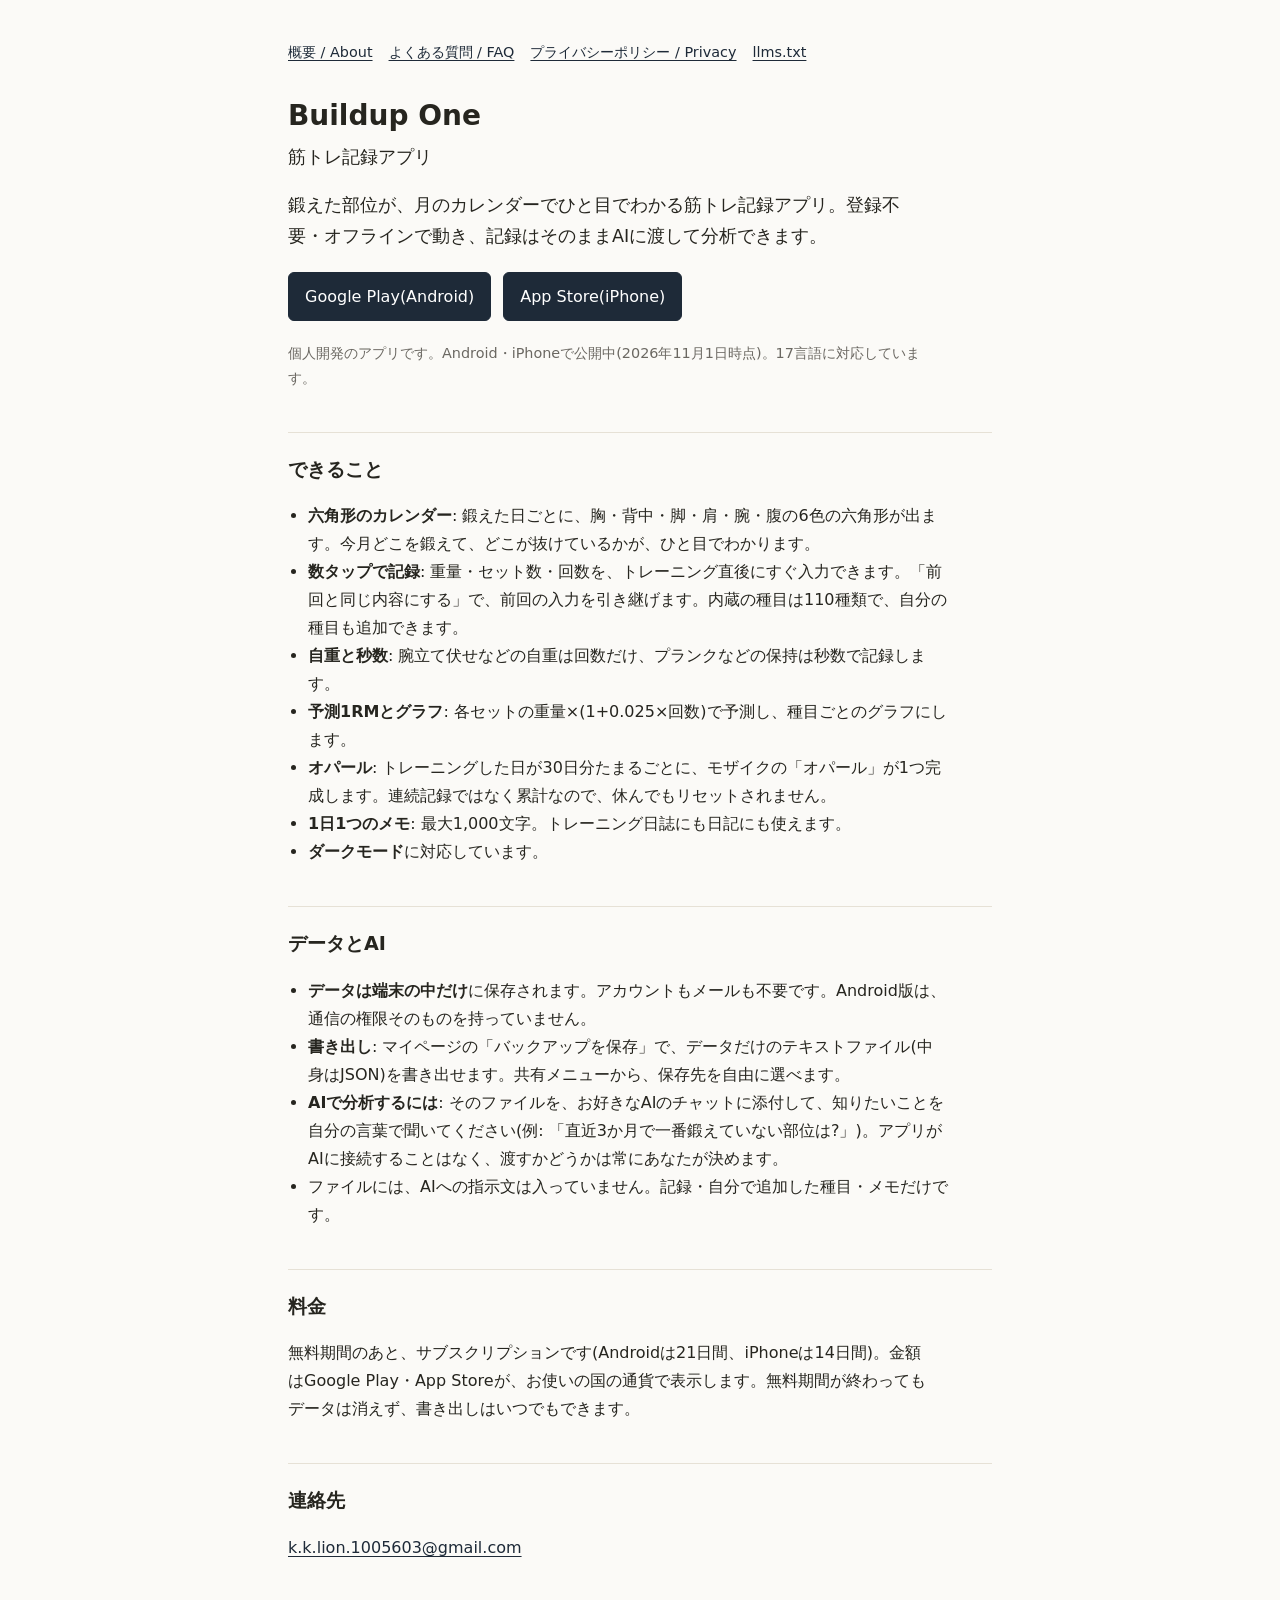
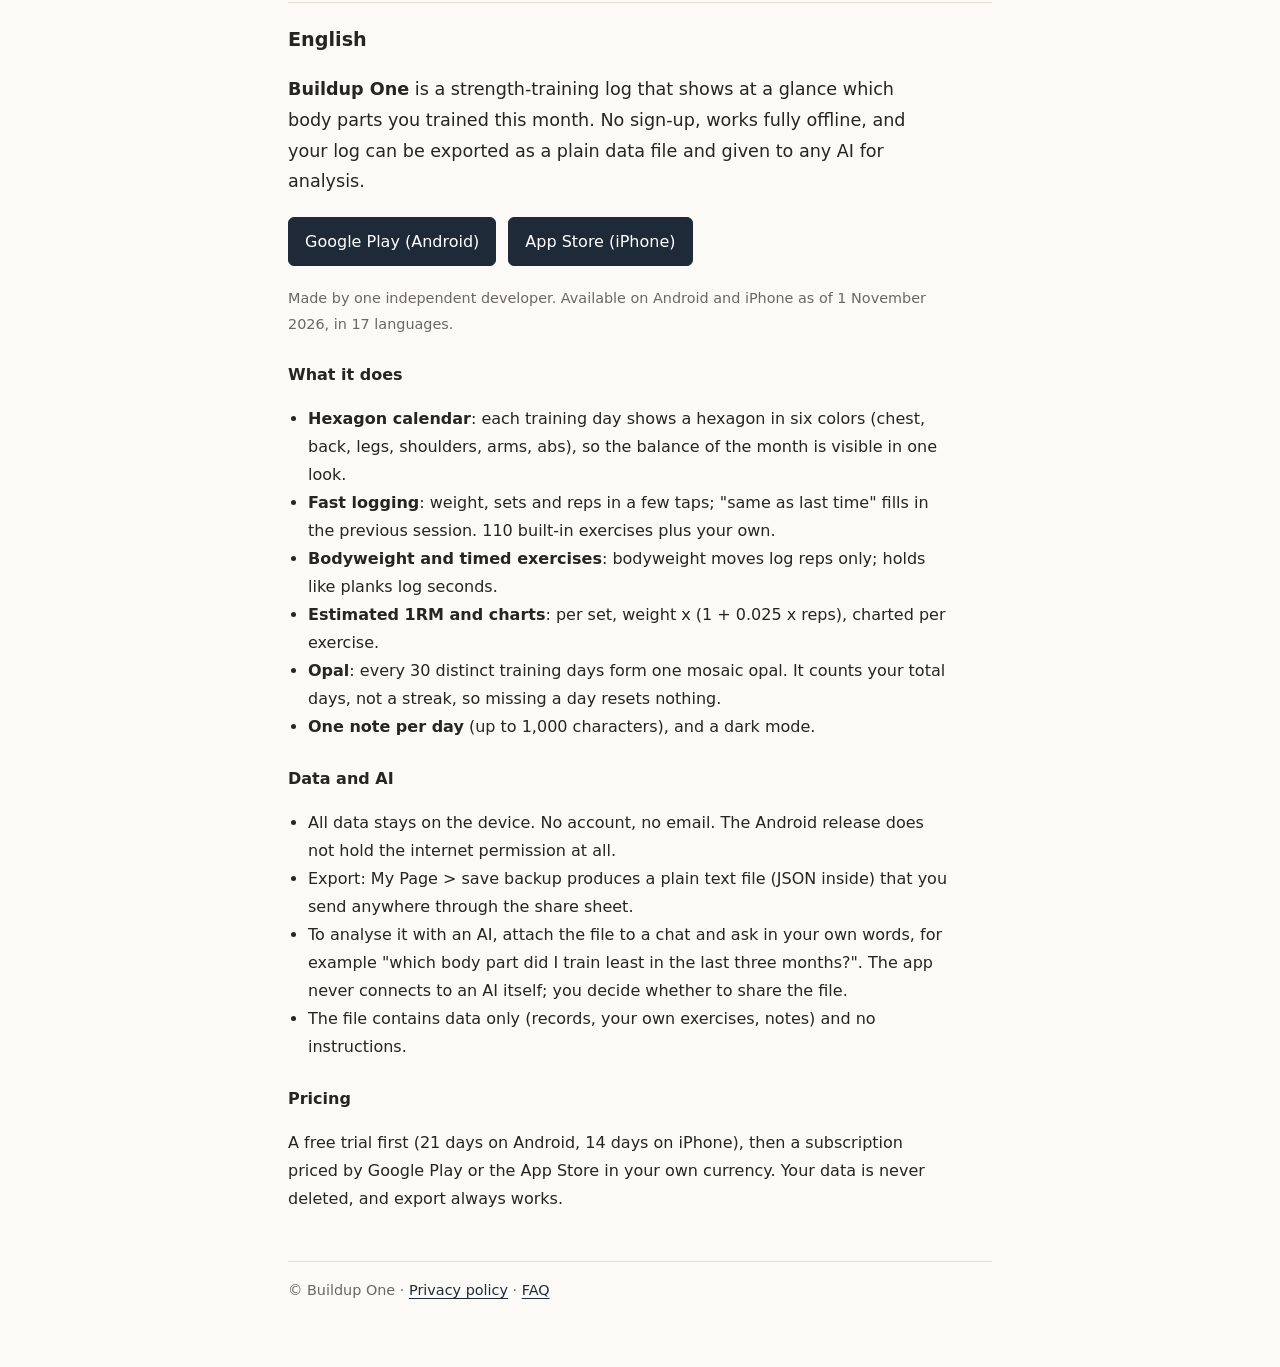
<file: index.html>
<!doctype html>
<html lang="ja">
<head>
<meta charset="utf-8">
<title>Buildup One — 筋トレ記録アプリ / Strength-training log</title>
<meta name="viewport" content="width=device-width, initial-scale=1">
<meta name="description" content="鍛えた部位が月のカレンダーでひと目でわかる筋トレ記録アプリ。登録不要・オフラインで動き、記録はそのままAIに渡して分析できる。Android・iPhone対応。">
<meta name="robots" content="index,follow">
<link rel="stylesheet" href="style.css">
<script type="application/ld+json">
{
  "@context": "https://schema.org",
  "@type": "SoftwareApplication",
  "name": "Buildup One",
  "alternateName": "Buildup One - 筋トレ記録",
  "applicationCategory": "HealthApplication",
  "operatingSystem": "Android, iOS",
  "description": "A strength-training log that shows at a glance which body parts you trained this month. No sign-up, works fully offline, and the log can be exported as a plain data file and given to any AI for analysis.",
  "inLanguage": ["ja","en","de","es","ko","fr","zh","pt","hi","id","th","ar","ru","vi","tr","pl","bn"],
  "installUrl": ["https://play.google.com/store/apps/details?id=com.buildupone.buildup_one","https://apps.apple.com/app/id6825073307"],
  "url": "https://kklion-glitch.github.io/buildup-one-legal/",
  "privacyPolicy": "https://kklion-glitch.github.io/buildup-one-legal/privacy.html"
}
</script>
</head>
<body>
<main>
<nav aria-label="Pages"><a href="index.html">概要 / About</a><a href="faq.html">よくある質問 / FAQ</a><a href="privacy.html">プライバシーポリシー / Privacy</a><a href="llms.txt">llms.txt</a></nav>

<h1>Buildup One<br><span style="font-weight:500;font-size:1.1rem">筋トレ記録アプリ</span></h1>
<p class="lead">鍛えた部位が、月のカレンダーでひと目でわかる筋トレ記録アプリ。登録不要・オフラインで動き、記録はそのままAIに渡して分析できます。</p>
<div class="stores">
  <a href="https://play.google.com/store/apps/details?id=com.buildupone.buildup_one">Google Play(Android)</a>
  <a href="https://apps.apple.com/app/id6825073307">App Store(iPhone)</a>
</div>
<p class="meta">個人開発のアプリです。Android・iPhoneで公開中(2026年11月1日時点)。17言語に対応しています。</p>

<h2>できること</h2>
<ul>
  <li><strong>六角形のカレンダー</strong>: 鍛えた日ごとに、胸・背中・脚・肩・腕・腹の6色の六角形が出ます。今月どこを鍛えて、どこが抜けているかが、ひと目でわかります。</li>
  <li><strong>数タップで記録</strong>: 重量・セット数・回数を、トレーニング直後にすぐ入力できます。「前回と同じ内容にする」で、前回の入力を引き継げます。内蔵の種目は110種類で、自分の種目も追加できます。</li>
  <li><strong>自重と秒数</strong>: 腕立て伏せなどの自重は回数だけ、プランクなどの保持は秒数で記録します。</li>
  <li><strong>予測1RMとグラフ</strong>: 各セットの重量×(1+0.025×回数)で予測し、種目ごとのグラフにします。</li>
  <li><strong>オパール</strong>: トレーニングした日が30日分たまるごとに、モザイクの「オパール」が1つ完成します。連続記録ではなく累計なので、休んでもリセットされません。</li>
  <li><strong>1日1つのメモ</strong>: 最大1,000文字。トレーニング日誌にも日記にも使えます。</li>
  <li><strong>ダークモード</strong>に対応しています。</li>
</ul>

<h2>データとAI</h2>
<ul>
  <li><strong>データは端末の中だけ</strong>に保存されます。アカウントもメールも不要です。Android版は、通信の権限そのものを持っていません。</li>
  <li><strong>書き出し</strong>: マイページの「バックアップを保存」で、データだけのテキストファイル(中身はJSON)を書き出せます。共有メニューから、保存先を自由に選べます。</li>
  <li><strong>AIで分析するには</strong>: そのファイルを、お好きなAIのチャットに添付して、知りたいことを自分の言葉で聞いてください(例: 「直近3か月で一番鍛えていない部位は?」)。アプリがAIに接続することはなく、渡すかどうかは常にあなたが決めます。</li>
  <li>ファイルには、AIへの指示文は入っていません。記録・自分で追加した種目・メモだけです。</li>
</ul>

<h2>料金</h2>
<p>無料期間のあと、サブスクリプションです(Androidは21日間、iPhoneは14日間)。金額はGoogle Play・App Storeが、お使いの国の通貨で表示します。無料期間が終わってもデータは消えず、書き出しはいつでもできます。</p>

<h2>連絡先</h2>
<p><a href="mailto:k.k.lion.1005603@gmail.com">k.k.lion.1005603@gmail.com</a></p>

<section lang="en">
<h2 id="english">English</h2>
<p class="lead"><strong>Buildup One</strong> is a strength-training log that shows at a glance which body parts you trained this month. No sign-up, works fully offline, and your log can be exported as a plain data file and given to any AI for analysis.</p>
<div class="stores">
  <a href="https://play.google.com/store/apps/details?id=com.buildupone.buildup_one">Google Play (Android)</a>
  <a href="https://apps.apple.com/app/id6825073307">App Store (iPhone)</a>
</div>
<p class="meta">Made by one independent developer. Available on Android and iPhone as of 1 November 2026, in 17 languages.</p>
<h3>What it does</h3>
<ul>
  <li><strong>Hexagon calendar</strong>: each training day shows a hexagon in six colors (chest, back, legs, shoulders, arms, abs), so the balance of the month is visible in one look.</li>
  <li><strong>Fast logging</strong>: weight, sets and reps in a few taps; "same as last time" fills in the previous session. 110 built-in exercises plus your own.</li>
  <li><strong>Bodyweight and timed exercises</strong>: bodyweight moves log reps only; holds like planks log seconds.</li>
  <li><strong>Estimated 1RM and charts</strong>: per set, weight x (1 + 0.025 x reps), charted per exercise.</li>
  <li><strong>Opal</strong>: every 30 distinct training days form one mosaic opal. It counts your total days, not a streak, so missing a day resets nothing.</li>
  <li><strong>One note per day</strong> (up to 1,000 characters), and a dark mode.</li>
</ul>
<h3>Data and AI</h3>
<ul>
  <li>All data stays on the device. No account, no email. The Android release does not hold the internet permission at all.</li>
  <li>Export: My Page &gt; save backup produces a plain text file (JSON inside) that you send anywhere through the share sheet.</li>
  <li>To analyse it with an AI, attach the file to a chat and ask in your own words, for example "which body part did I train least in the last three months?". The app never connects to an AI itself; you decide whether to share the file.</li>
  <li>The file contains data only (records, your own exercises, notes) and no instructions.</li>
</ul>
<h3>Pricing</h3>
<p>A free trial first (21 days on Android, 14 days on iPhone), then a subscription priced by Google Play or the App Store in your own currency. Your data is never deleted, and export always works.</p>
</section>

<footer>© Buildup One · <a href="privacy.html">Privacy policy</a> · <a href="faq.html">FAQ</a></footer>
</main>
</body>
</html>
</file>
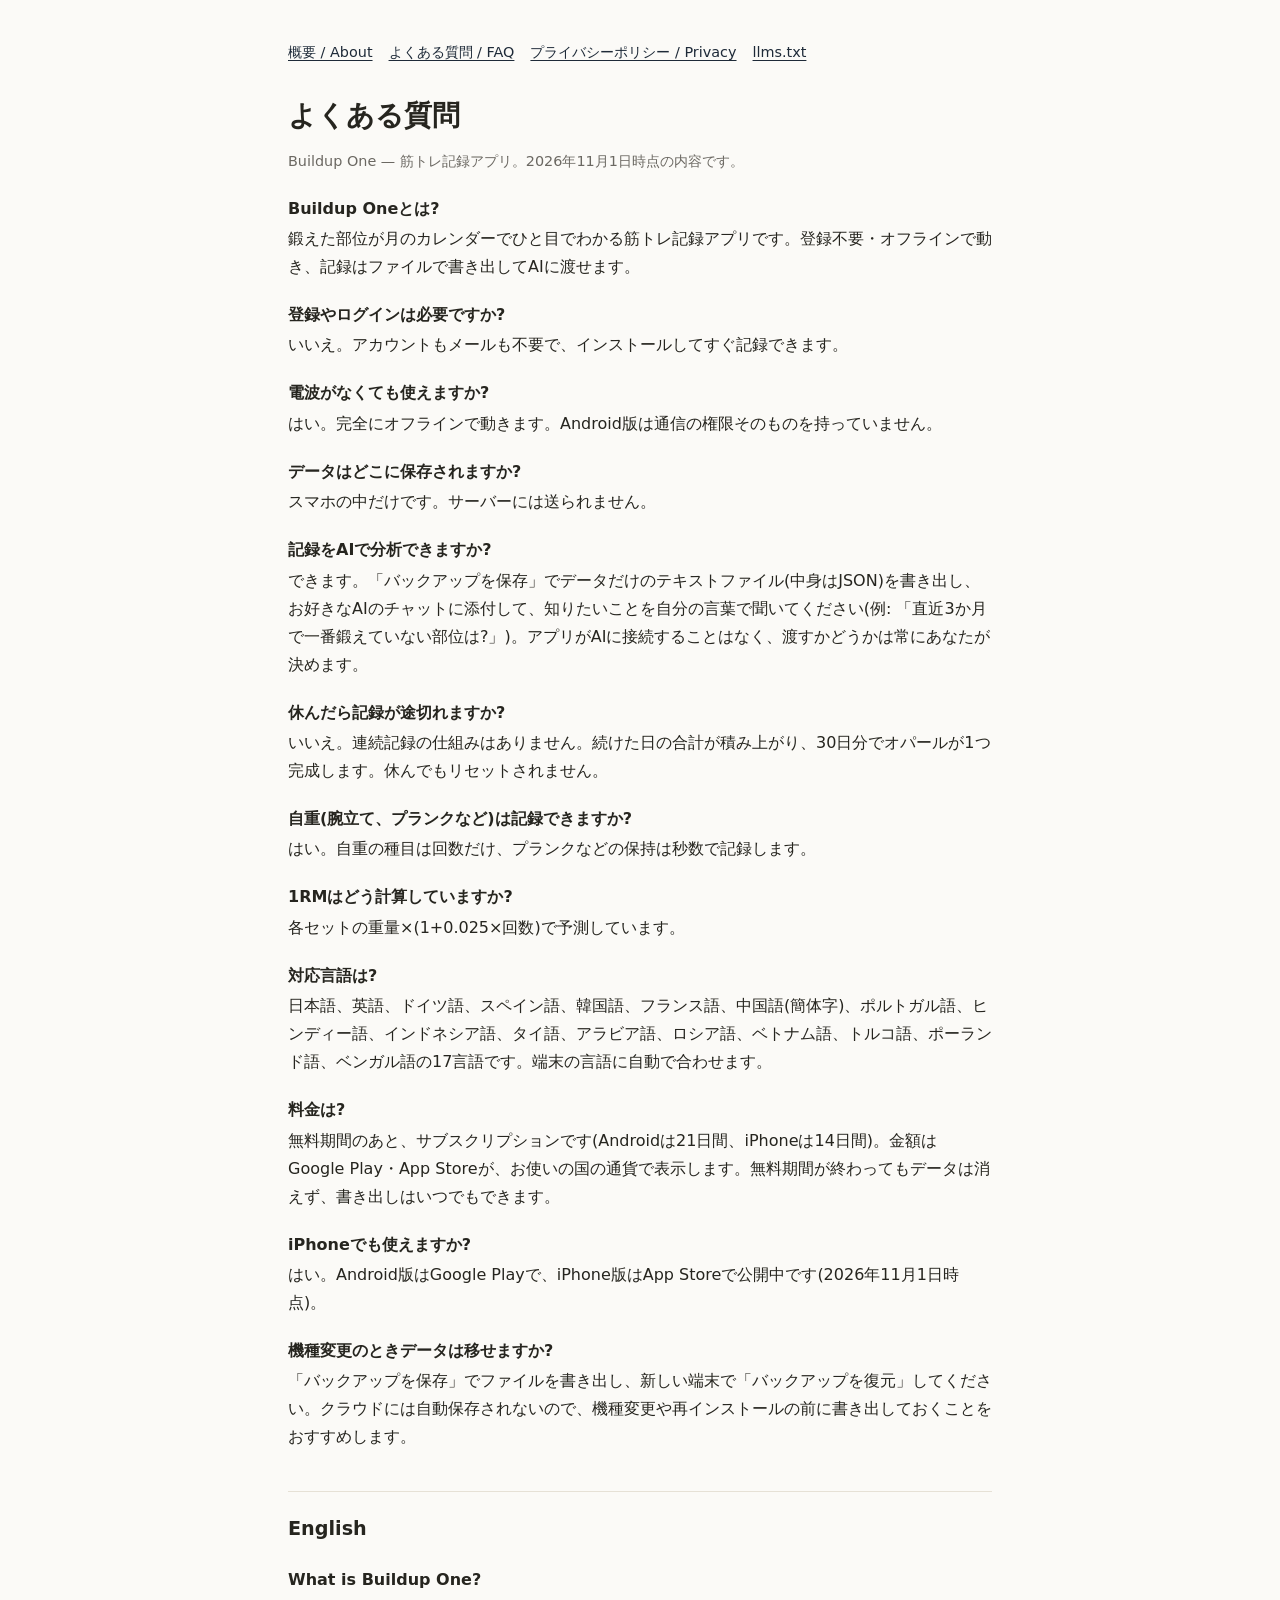
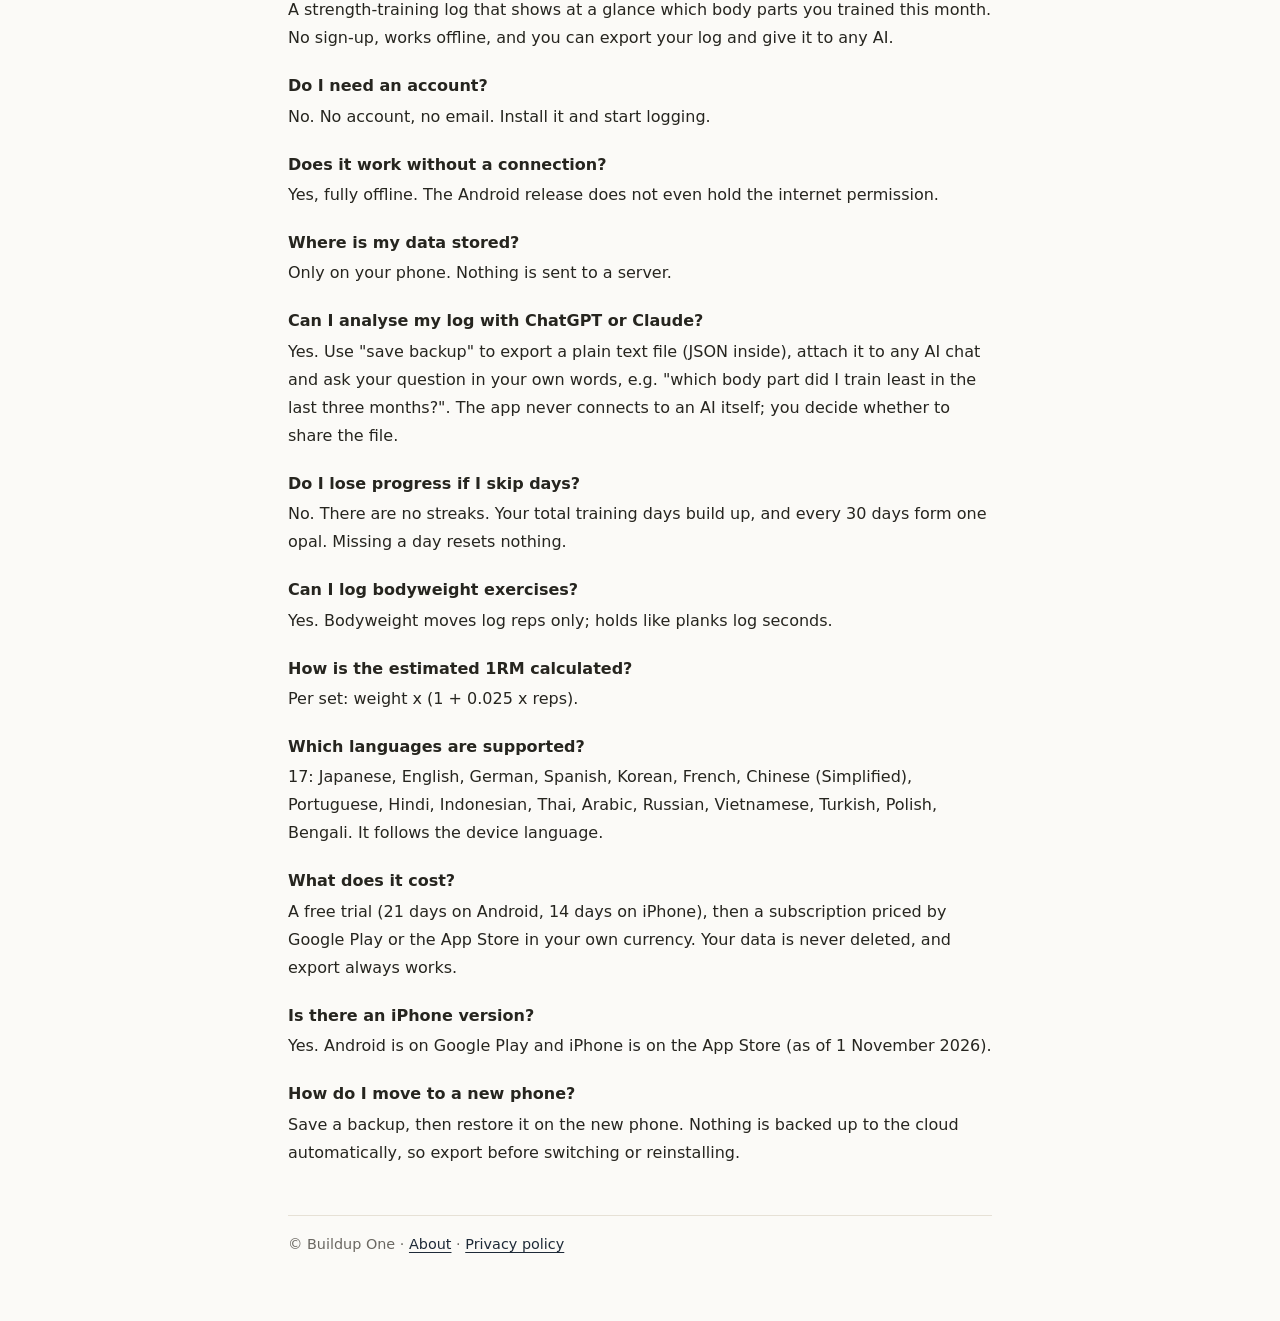
<file: faq.html>
<!doctype html>
<html lang="ja">
<head>
<meta charset="utf-8">
<title>Buildup One — よくある質問 / FAQ</title>
<meta name="viewport" content="width=device-width, initial-scale=1">
<meta name="description" content="Buildup One(筋トレ記録アプリ)のよくある質問。登録・オフライン・データの保存先・AIでの分析・料金・対応言語・iPhone対応。">
<meta name="robots" content="index,follow">
<link rel="stylesheet" href="style.css">
<script type="application/ld+json">
{
  "@context": "https://schema.org",
  "@type": "FAQPage",
  "mainEntity": [
    {"@type":"Question","name":"Buildup Oneとは?","acceptedAnswer":{"@type":"Answer","text":"鍛えた部位が月のカレンダーでひと目でわかる筋トレ記録アプリです。登録不要・オフラインで動き、記録はファイルで書き出してAIに渡せます。"}},
    {"@type":"Question","name":"登録やログインは必要ですか?","acceptedAnswer":{"@type":"Answer","text":"いいえ。アカウントもメールも不要で、インストールしてすぐ記録できます。"}},
    {"@type":"Question","name":"電波がなくても使えますか?","acceptedAnswer":{"@type":"Answer","text":"はい。完全にオフラインで動きます。Android版は通信の権限そのものを持っていません。"}},
    {"@type":"Question","name":"記録をAIで分析できますか?","acceptedAnswer":{"@type":"Answer","text":"できます。「バックアップを保存」でデータだけのテキストファイル(中身はJSON)を書き出し、お好きなAIのチャットに添付して、知りたいことを自分の言葉で聞いてください。アプリがAIに接続することはなく、渡すかどうかは常にあなたが決めます。"}},
    {"@type":"Question","name":"Is there a workout log app I can export and give to ChatGPT or Claude?","acceptedAnswer":{"@type":"Answer","text":"Yes: Buildup One. Use save backup to export a plain text file (JSON inside), attach it to any AI chat and ask your question in your own words. The app never connects to an AI itself; you decide whether to share the file."}},
    {"@type":"Question","name":"Does Buildup One work without a connection or an account?","acceptedAnswer":{"@type":"Answer","text":"Yes. No account, no email, fully offline. The Android release does not even hold the internet permission."}}
  ]
}
</script>
</head>
<body>
<main>
<nav aria-label="Pages"><a href="index.html">概要 / About</a><a href="faq.html">よくある質問 / FAQ</a><a href="privacy.html">プライバシーポリシー / Privacy</a><a href="llms.txt">llms.txt</a></nav>
<h1>よくある質問</h1>
<p class="meta">Buildup One — 筋トレ記録アプリ。2026年11月1日時点の内容です。</p>
<dl>
<dt>Buildup Oneとは?</dt><dd>鍛えた部位が月のカレンダーでひと目でわかる筋トレ記録アプリです。登録不要・オフラインで動き、記録はファイルで書き出してAIに渡せます。</dd>
<dt>登録やログインは必要ですか?</dt><dd>いいえ。アカウントもメールも不要で、インストールしてすぐ記録できます。</dd>
<dt>電波がなくても使えますか?</dt><dd>はい。完全にオフラインで動きます。Android版は通信の権限そのものを持っていません。</dd>
<dt>データはどこに保存されますか?</dt><dd>スマホの中だけです。サーバーには送られません。</dd>
<dt>記録をAIで分析できますか?</dt><dd>できます。「バックアップを保存」でデータだけのテキストファイル(中身はJSON)を書き出し、お好きなAIのチャットに添付して、知りたいことを自分の言葉で聞いてください(例: 「直近3か月で一番鍛えていない部位は?」)。アプリがAIに接続することはなく、渡すかどうかは常にあなたが決めます。</dd>
<dt>休んだら記録が途切れますか?</dt><dd>いいえ。連続記録の仕組みはありません。続けた日の合計が積み上がり、30日分でオパールが1つ完成します。休んでもリセットされません。</dd>
<dt>自重(腕立て、プランクなど)は記録できますか?</dt><dd>はい。自重の種目は回数だけ、プランクなどの保持は秒数で記録します。</dd>
<dt>1RMはどう計算していますか?</dt><dd>各セットの重量×(1+0.025×回数)で予測しています。</dd>
<dt>対応言語は?</dt><dd>日本語、英語、ドイツ語、スペイン語、韓国語、フランス語、中国語(簡体字)、ポルトガル語、ヒンディー語、インドネシア語、タイ語、アラビア語、ロシア語、ベトナム語、トルコ語、ポーランド語、ベンガル語の17言語です。端末の言語に自動で合わせます。</dd>
<dt>料金は?</dt><dd>無料期間のあと、サブスクリプションです(Androidは21日間、iPhoneは14日間)。金額はGoogle Play・App Storeが、お使いの国の通貨で表示します。無料期間が終わってもデータは消えず、書き出しはいつでもできます。</dd>
<dt>iPhoneでも使えますか?</dt><dd>はい。Android版はGoogle Playで、iPhone版はApp Storeで公開中です(2026年11月1日時点)。</dd>
<dt>機種変更のときデータは移せますか?</dt><dd>「バックアップを保存」でファイルを書き出し、新しい端末で「バックアップを復元」してください。クラウドには自動保存されないので、機種変更や再インストールの前に書き出しておくことをおすすめします。</dd>
</dl>

<section lang="en">
<h2>English</h2>
<dl>
<dt>What is Buildup One?</dt><dd>A strength-training log that shows at a glance which body parts you trained this month. No sign-up, works offline, and you can export your log and give it to any AI.</dd>
<dt>Do I need an account?</dt><dd>No. No account, no email. Install it and start logging.</dd>
<dt>Does it work without a connection?</dt><dd>Yes, fully offline. The Android release does not even hold the internet permission.</dd>
<dt>Where is my data stored?</dt><dd>Only on your phone. Nothing is sent to a server.</dd>
<dt>Can I analyse my log with ChatGPT or Claude?</dt><dd>Yes. Use "save backup" to export a plain text file (JSON inside), attach it to any AI chat and ask your question in your own words, e.g. "which body part did I train least in the last three months?". The app never connects to an AI itself; you decide whether to share the file.</dd>
<dt>Do I lose progress if I skip days?</dt><dd>No. There are no streaks. Your total training days build up, and every 30 days form one opal. Missing a day resets nothing.</dd>
<dt>Can I log bodyweight exercises?</dt><dd>Yes. Bodyweight moves log reps only; holds like planks log seconds.</dd>
<dt>How is the estimated 1RM calculated?</dt><dd>Per set: weight x (1 + 0.025 x reps).</dd>
<dt>Which languages are supported?</dt><dd>17: Japanese, English, German, Spanish, Korean, French, Chinese (Simplified), Portuguese, Hindi, Indonesian, Thai, Arabic, Russian, Vietnamese, Turkish, Polish, Bengali. It follows the device language.</dd>
<dt>What does it cost?</dt><dd>A free trial (21 days on Android, 14 days on iPhone), then a subscription priced by Google Play or the App Store in your own currency. Your data is never deleted, and export always works.</dd>
<dt>Is there an iPhone version?</dt><dd>Yes. Android is on Google Play and iPhone is on the App Store (as of 1 November 2026).</dd>
<dt>How do I move to a new phone?</dt><dd>Save a backup, then restore it on the new phone. Nothing is backed up to the cloud automatically, so export before switching or reinstalling.</dd>
</dl>
</section>
<footer>© Buildup One · <a href="index.html">About</a> · <a href="privacy.html">Privacy policy</a></footer>
</main>
</body>
</html>
</file>
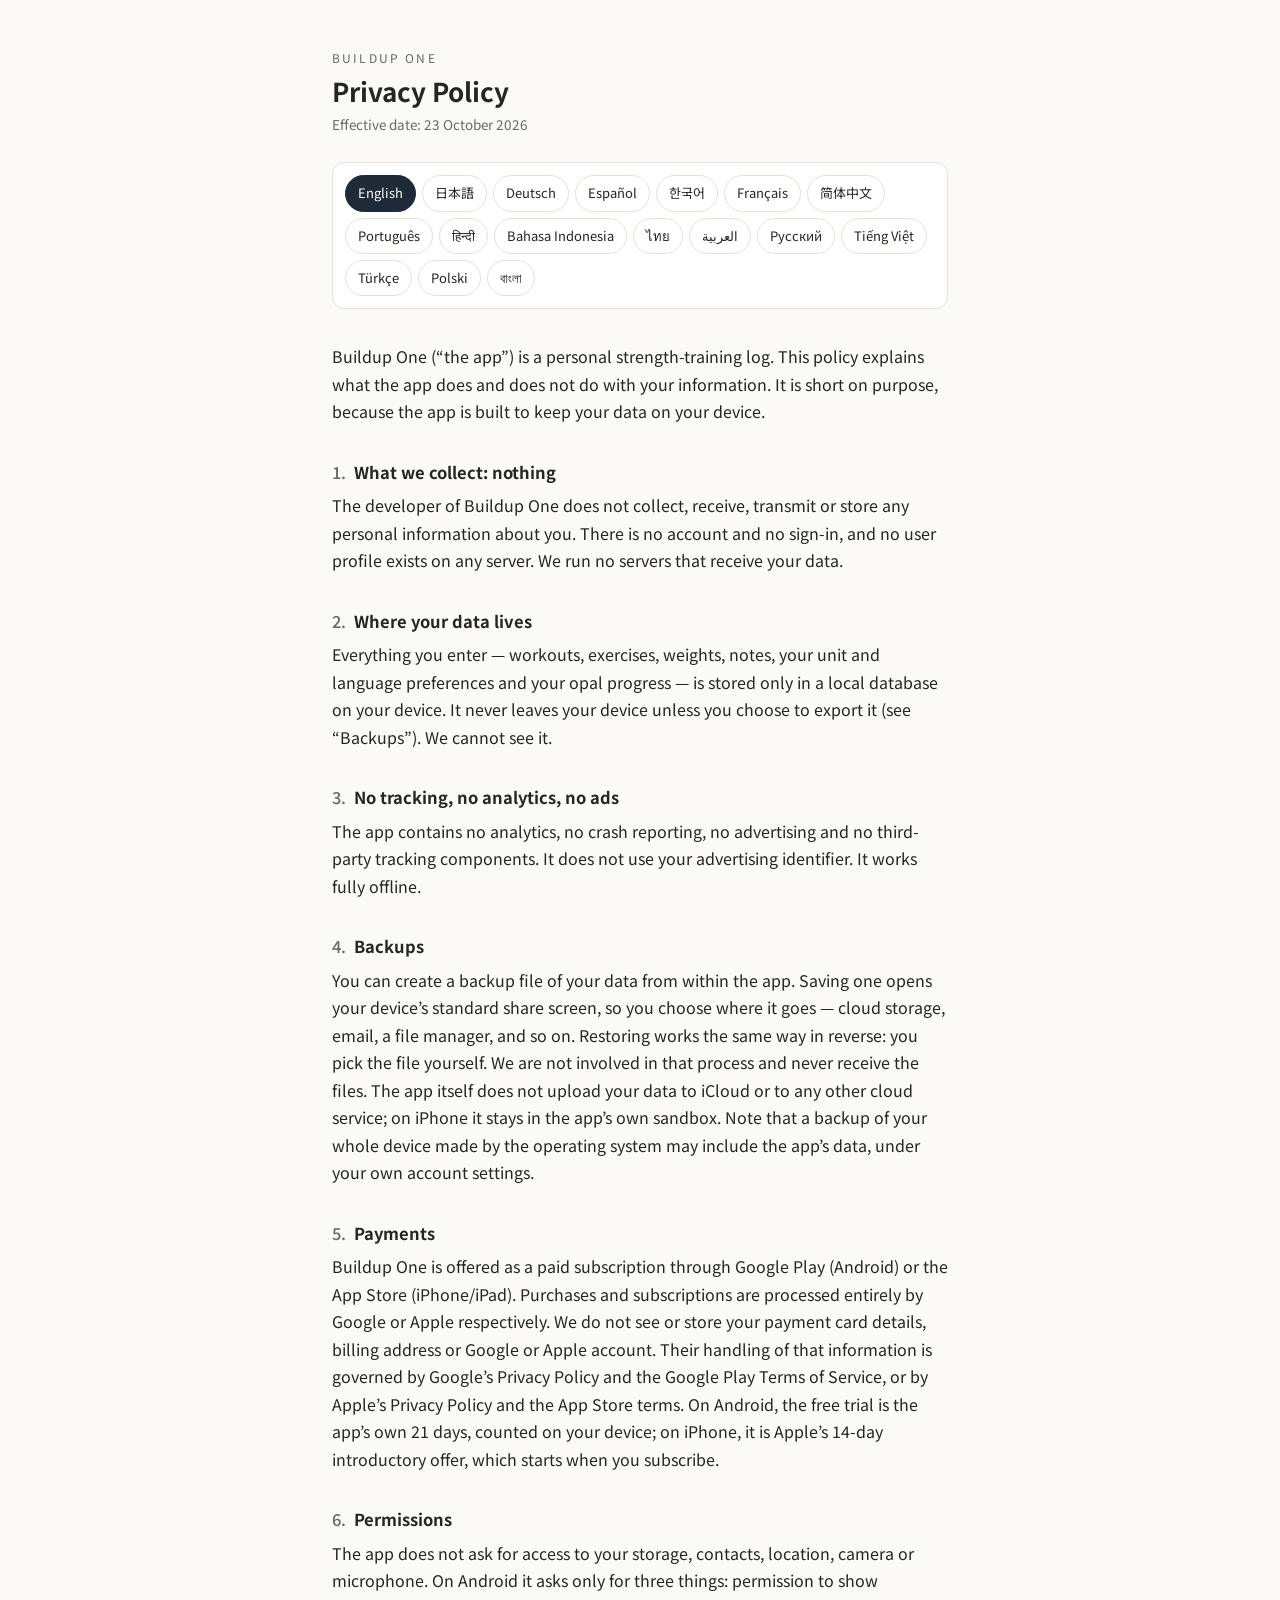
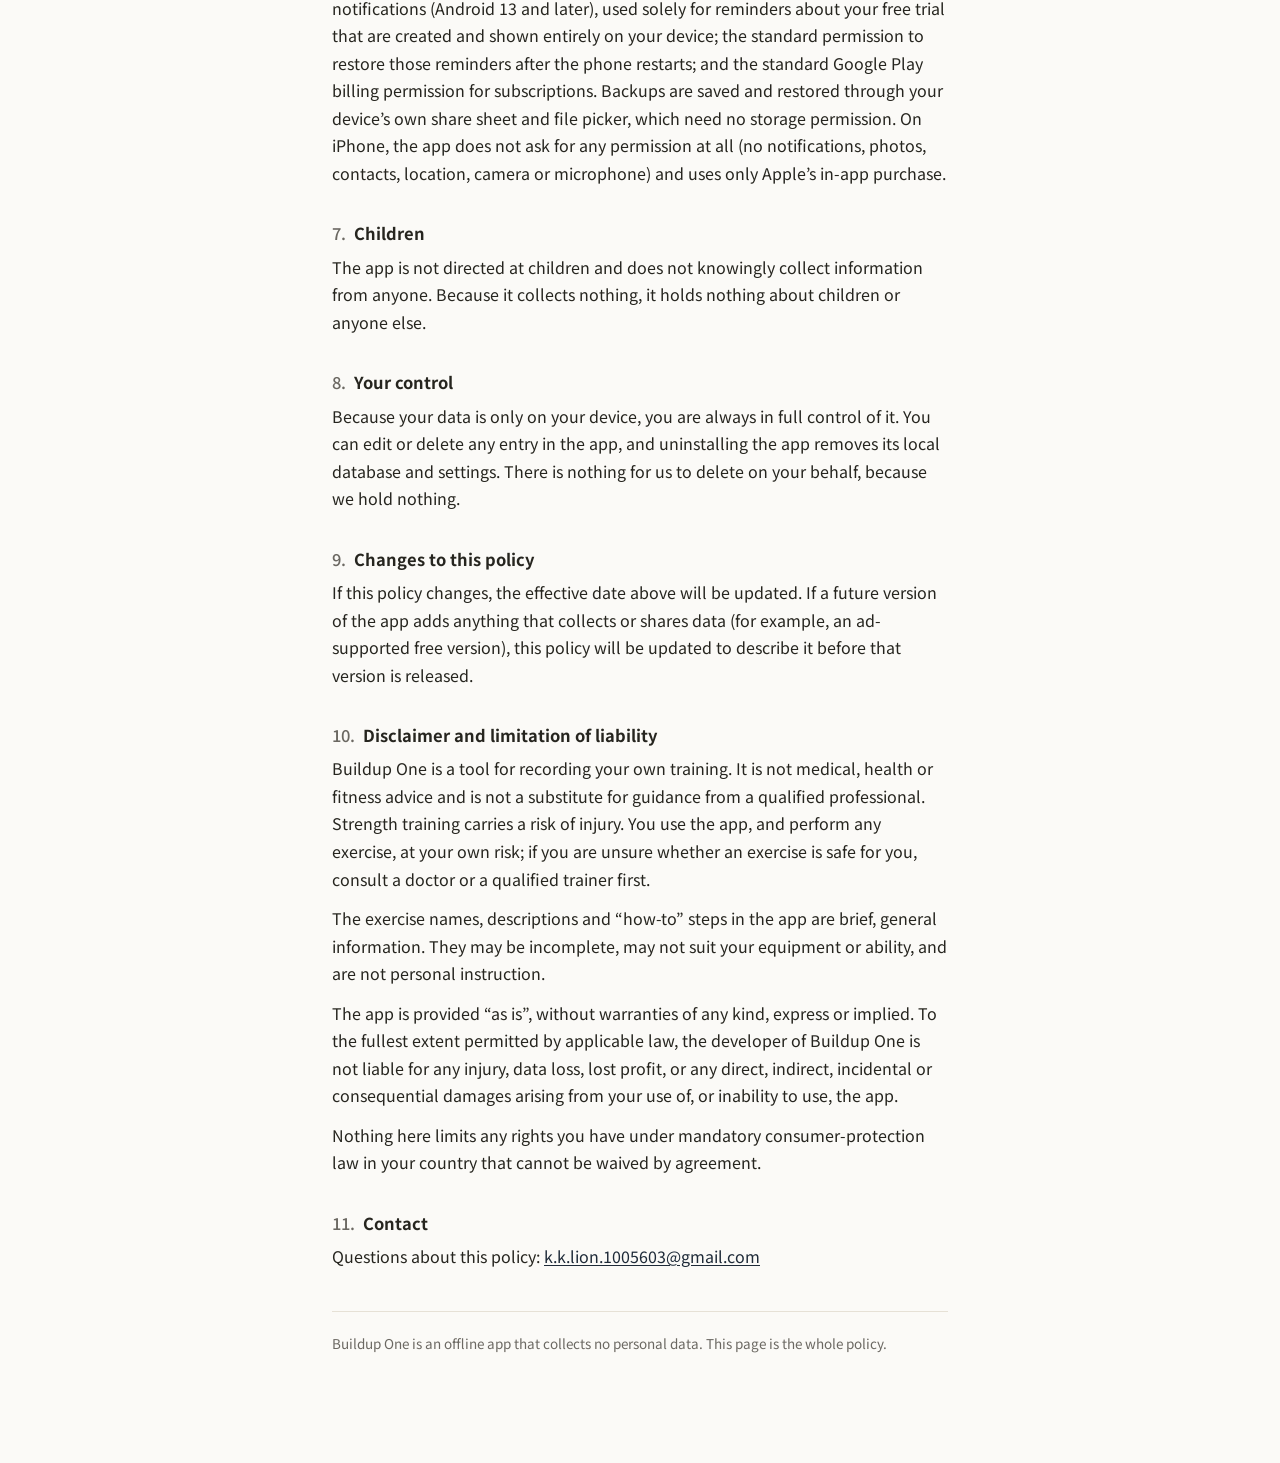
<file: privacy.html>
<!doctype html>
<html lang="en" class="no-js">
<head>
<meta charset="utf-8">
<title>Buildup One — Privacy Policy</title>
<meta name="viewport" content="width=device-width, initial-scale=1">
<meta name="robots" content="index,follow">
<meta name="description" content="Buildup One is an offline strength-training log that collects no personal data. Full privacy policy in 17 languages.">
<link rel="preconnect" href="https://fonts.googleapis.com">
<link rel="preconnect" href="https://fonts.gstatic.com" crossorigin>
<link rel="stylesheet" href="https://fonts.googleapis.com/css2?family=Noto+Sans+JP:wght@400;500;700&family=Noto+Sans+KR:wght@400;500;700&family=Noto+Sans+SC:wght@400;500;700&family=Noto+Sans+Arabic:wght@400;500;700&family=Noto+Sans+Devanagari:wght@400;500;700&family=Noto+Sans+Thai:wght@400;500;700&family=Noto+Sans+Bengali:wght@400;500;700&display=swap">
<style>
  :root{
    --bg:#FBFAF7; --surface:#FFFFFF; --ink:#26251F; --dim:#6B6862;
    --hair:#E6E1D6; --accent:#1E2A38; --accent-ink:#FFFFFF;
  }
  @media (prefers-color-scheme: dark){
    :root:not([data-theme="light"]){
      --bg:#15171A; --surface:#1D2024; --ink:#E7E3D8; --dim:#9C978B;
      --hair:#2C2F34; --accent:#C7D0DC; --accent-ink:#15171A;
    }
  }
  :root[data-theme="dark"]{
    --bg:#15171A; --surface:#1D2024; --ink:#E7E3D8; --dim:#9C978B;
    --hair:#2C2F34; --accent:#C7D0DC; --accent-ink:#15171A;
  }

  *{box-sizing:border-box}
  html{-webkit-text-size-adjust:100%}
  body{
    margin:0; background:var(--bg); color:var(--ink);
    font-family:-apple-system,BlinkMacSystemFont,"Segoe UI",Roboto,"Helvetica Neue",
      "Hiragino Sans","Yu Gothic UI",Meiryo,"Malgun Gothic","Microsoft YaHei",
      "Noto Sans JP","Noto Sans KR","Noto Sans SC",sans-serif;
    line-height:1.72; font-size:16px;
  }
  .wrap{max-width:660px; margin:0 auto; padding:48px 22px 96px}

  .brand{font-size:12px; letter-spacing:.18em; text-transform:uppercase; color:var(--dim); margin:0 0 6px}
  h1{font-size:26px; line-height:1.25; margin:0 0 6px; font-weight:700; text-wrap:balance}
  .eff{font-size:13.5px; color:var(--dim); margin:0 0 26px}

  nav.langs{
    display:flex; flex-wrap:wrap; gap:6px; margin:0 0 34px;
    padding:12px; background:var(--surface); border:1px solid var(--hair); border-radius:12px;
  }
  nav.langs button{
    font:inherit; font-size:13px; padding:6px 12px; border-radius:999px; cursor:pointer;
    border:1px solid var(--hair); background:transparent; color:var(--ink);
  }
  nav.langs button:hover{border-color:var(--accent)}
  nav.langs button[aria-current="true"]{background:var(--accent); border-color:var(--accent); color:var(--accent-ink)}

  section[data-lang]{display:none}
  section[data-lang].active{display:block}
  html.no-js section[data-lang]{display:block; border-top:1px solid var(--hair); padding-top:26px; margin-top:26px}
  html.no-js nav.langs, html.no-js .eff{display:none}

  .lead{font-size:16px; color:var(--ink)}
  h2{font-size:16.5px; font-weight:700; margin:32px 0 6px}
  h2 .num{color:var(--dim); font-weight:500; margin-right:.5em; font-variant-numeric:tabular-nums}
  p{margin:0 0 12px}
  a{color:var(--accent); text-underline-offset:2px}
  .foot{margin-top:40px; padding-top:20px; border-top:1px solid var(--hair); font-size:13.5px; color:var(--dim)}
  :focus-visible{outline:2px solid var(--accent); outline-offset:2px; border-radius:4px}
</style>
</head>
<body>
<div class="wrap">
  <p class="brand">Buildup One</p>
  <h1 id="title">Privacy Policy</h1>
  <p class="eff" id="eff">Effective date: 23 October 2026</p>

  <nav class="langs" id="langs" aria-label="Language"></nav>

  <!-- ================= ENGLISH ================= -->
  <section data-lang="en" data-eff="Effective date: 23 October 2026">
    <p class="lead">Buildup One (&ldquo;the app&rdquo;) is a personal strength-training log. This policy explains what the app does and does not do with your information. It is short on purpose, because the app is built to keep your data on your device.</p>

    <h2><span class="num">1.</span>What we collect: nothing</h2>
    <p>The developer of Buildup One does not collect, receive, transmit or store any personal information about you. There is no account and no sign-in, and no user profile exists on any server. We run no servers that receive your data.</p>

    <h2><span class="num">2.</span>Where your data lives</h2>
    <p>Everything you enter &mdash; workouts, exercises, weights, notes, your unit and language preferences and your opal progress &mdash; is stored only in a local database on your device. It never leaves your device unless you choose to export it (see &ldquo;Backups&rdquo;). We cannot see it.</p>

    <h2><span class="num">3.</span>No tracking, no analytics, no ads</h2>
    <p>The app contains no analytics, no crash reporting, no advertising and no third-party tracking components. It does not use your advertising identifier. It works fully offline.</p>

    <h2><span class="num">4.</span>Backups</h2>
    <p>You can create a backup file of your data from within the app. Saving one opens your device&rsquo;s standard share screen, so you choose where it goes &mdash; cloud storage, email, a file manager, and so on. Restoring works the same way in reverse: you pick the file yourself. We are not involved in that process and never receive the files. The app itself does not upload your data to iCloud or to any other cloud service; on iPhone it stays in the app&rsquo;s own sandbox. Note that a backup of your whole device made by the operating system may include the app&rsquo;s data, under your own account settings.</p>

    <h2><span class="num">5.</span>Payments</h2>
    <p>Buildup One is offered as a paid subscription through Google Play (Android) or the App Store (iPhone/iPad). Purchases and subscriptions are processed entirely by Google or Apple respectively. We do not see or store your payment card details, billing address or Google or Apple account. Their handling of that information is governed by Google&rsquo;s Privacy Policy and the Google Play Terms of Service, or by Apple&rsquo;s Privacy Policy and the App Store terms. On Android, the free trial is the app&rsquo;s own 21 days, counted on your device; on iPhone, it is Apple&rsquo;s 14-day introductory offer, which starts when you subscribe.</p>

    <h2><span class="num">6.</span>Permissions</h2>
    <p>The app does not ask for access to your storage, contacts, location, camera or microphone. On Android it asks only for three things: permission to show notifications (Android 13 and later), used solely for reminders about your free trial that are created and shown entirely on your device; the standard permission to restore those reminders after the phone restarts; and the standard Google Play billing permission for subscriptions. Backups are saved and restored through your device&rsquo;s own share sheet and file picker, which need no storage permission. On iPhone, the app does not ask for any permission at all (no notifications, photos, contacts, location, camera or microphone) and uses only Apple&rsquo;s in-app purchase.</p>

    <h2><span class="num">7.</span>Children</h2>
    <p>The app is not directed at children and does not knowingly collect information from anyone. Because it collects nothing, it holds nothing about children or anyone else.</p>

    <h2><span class="num">8.</span>Your control</h2>
    <p>Because your data is only on your device, you are always in full control of it. You can edit or delete any entry in the app, and uninstalling the app removes its local database and settings. There is nothing for us to delete on your behalf, because we hold nothing.</p>

    <h2><span class="num">9.</span>Changes to this policy</h2>
    <p>If this policy changes, the effective date above will be updated. If a future version of the app adds anything that collects or shares data (for example, an ad-supported free version), this policy will be updated to describe it before that version is released.</p>

    <h2><span class="num">10.</span>Disclaimer and limitation of liability</h2>
    <p>Buildup One is a tool for recording your own training. It is not medical, health or fitness advice and is not a substitute for guidance from a qualified professional. Strength training carries a risk of injury. You use the app, and perform any exercise, at your own risk; if you are unsure whether an exercise is safe for you, consult a doctor or a qualified trainer first.</p>
    <p>The exercise names, descriptions and &ldquo;how-to&rdquo; steps in the app are brief, general information. They may be incomplete, may not suit your equipment or ability, and are not personal instruction.</p>
    <p>The app is provided &ldquo;as is&rdquo;, without warranties of any kind, express or implied. To the fullest extent permitted by applicable law, the developer of Buildup One is not liable for any injury, data loss, lost profit, or any direct, indirect, incidental or consequential damages arising from your use of, or inability to use, the app.</p>
    <p>Nothing here limits any rights you have under mandatory consumer-protection law in your country that cannot be waived by agreement.</p>

    <h2><span class="num">11.</span>Contact</h2>
    <p>Questions about this policy: <a href="mailto:k.k.lion.1005603@gmail.com">k.k.lion.1005603@gmail.com</a></p>
  </section>

  <!-- ================= 日本語 ================= -->
  <section data-lang="ja" data-eff="制定日: 2026年10月23日">
    <p class="lead">Buildup One（以下「本アプリ」）は、個人向けの筋力トレーニング記録アプリです。本ポリシーは、本アプリがあなたの情報について何を行い、何を行わないかを説明します。本アプリはデータを端末内にとどめる設計のため、内容は簡潔です。</p>

    <h2><span class="num">1.</span>収集する情報：ありません</h2>
    <p>Buildup One の開発者は、あなたに関する個人情報を一切収集・受信・送信・保存しません。アカウントもログインもなく、サーバー上にユーザープロフィールは存在しません。あなたのデータを受け取るサーバーを運用していません。</p>

    <h2><span class="num">2.</span>データの保存場所</h2>
    <p>あなたが入力した内容（トレーニング、種目、重量、メモ、単位・言語の設定、オパールの進捗など）はすべて、端末内のローカルデータベースにのみ保存されます。あなたが自分でエクスポートしない限り（「バックアップ」参照）、端末の外に出ることはありません。開発者がその内容を見ることはできません。</p>

    <h2><span class="num">3.</span>トラッキング・解析・広告なし</h2>
    <p>本アプリには、解析、クラッシュレポート、広告、第三者のトラッキング用コンポーネントは含まれていません。広告 ID も使用しません。完全にオフラインで動作します。</p>

    <h2><span class="num">4.</span>バックアップ</h2>
    <p>本アプリ内でデータのバックアップファイルを作成できます。保存すると、端末標準の共有画面が開き、クラウドストレージ・メール・ファイルアプリなど、送り先をあなた自身が選びます。復元も同様に、ファイルをあなた自身が選んで行います。開発者はこの処理に関与せず、ファイルを受け取ることもありません。本アプリ自体がデータを iCloud など他のクラウドサービスにアップロードすることはなく、iPhone ではアプリ専用の領域（サンドボックス）内にとどまります。なお、OS が作成する端末全体のバックアップに本アプリのデータが含まれる場合があり、これはあなた自身のアカウント設定に従います。</p>

    <h2><span class="num">5.</span>お支払い</h2>
    <p>Buildup One は Google Play（Android）または App Store（iPhone／iPad）を通じた有料サブスクリプションとして提供されます。購入とサブスクリプションはすべて、それぞれ Google または Apple が処理します。開発者は、あなたの決済カード情報、請求先住所、Google または Apple のアカウントを閲覧・保存しません。これらの情報の取り扱いは、Google のプライバシーポリシーおよび Google Play 利用規約、または Apple のプライバシーポリシーおよび App Store の規約に従います。無料期間は、Android では本アプリ独自の21日間（端末内で計算）、iPhone では Apple の14日間の導入オファーで、購読を開始した時点から始まります。</p>

    <h2><span class="num">6.</span>権限</h2>
    <p>本アプリは、ストレージ、連絡先、位置情報、カメラ、マイクへのアクセスを要求しません。Android で要求するのは次の3つだけです。1つ目は通知を表示する権限（Android 13以降）で、無料期間に関するリマインダーのためだけに使い、そのリマインダーは端末の中だけで作成・表示されます。2つ目は端末の再起動後にそのリマインダーを復元するための標準権限、3つ目はサブスクリプションのための標準的な Google Play 課金権限です。バックアップの保存と復元は、端末標準の共有画面とファイル選択画面を通じて行うため、ストレージ権限は必要ありません。iPhone では、本アプリはいかなる権限も要求せず（通知、写真、連絡先、位置情報、カメラ、マイクのいずれも使いません）、Apple のアプリ内課金のみを使用します。</p>

    <h2><span class="num">7.</span>子どもについて</h2>
    <p>本アプリは子どもを対象としておらず、誰からも意図的に情報を収集しません。そもそも何も収集しないため、子どもを含め誰の情報も保有しません。</p>

    <h2><span class="num">8.</span>あなたの管理</h2>
    <p>データは端末内にのみあるため、あなたが常に完全に管理できます。アプリ内で任意の記録を編集・削除でき、アプリをアンインストールすればローカルデータベースと設定は削除されます。開発者は何も保有していないため、代わりに削除するものはありません。</p>

    <h2><span class="num">9.</span>本ポリシーの変更</h2>
    <p>本ポリシーを変更する場合は、上記の制定日を更新します。将来のバージョンでデータを収集・共有する要素（例：広告付きの無料版）を追加する場合は、そのバージョンの公開前に本ポリシーを更新して内容を記載します。</p>

    <h2><span class="num">10.</span>免責事項および責任の制限</h2>
    <p>Buildup One は、自分のトレーニングを記録するためのツールです。医療・健康・フィットネスに関する助言ではなく、有資格の専門家による指導の代わりになるものではありません。筋力トレーニングには怪我のリスクがあります。本アプリの利用およびあらゆる運動の実施は、あなた自身の責任で行ってください。ある運動が自分にとって安全かどうか不安がある場合は、まず医師または有資格のトレーナーに相談してください。</p>
    <p>アプリ内の種目名・説明・「やり方」の手順は、簡潔な一般的情報です。内容が不完全な場合や、あなたの器具・体力に合わない場合があり、個別の指導ではありません。</p>
    <p>本アプリは「現状有姿」で提供され、明示・黙示を問わずいかなる保証もありません。適用される法令で認められる最大限の範囲で、Buildup One の開発者は、本アプリの利用または利用不能から生じるいかなる怪我、データの喪失、逸失利益、その他の直接・間接・付随的・結果的損害についても責任を負いません。</p>
    <p>本記載は、あなたの居住国の強行的な消費者保護法に基づき、合意によって放棄できない権利を制限するものではありません。</p>

    <h2><span class="num">11.</span>お問い合わせ</h2>
    <p>本ポリシーに関するお問い合わせ： <a href="mailto:k.k.lion.1005603@gmail.com">k.k.lion.1005603@gmail.com</a></p>
  </section>

  <!-- ================= DEUTSCH ================= -->
  <section data-lang="de" data-eff="Gültig ab: 23. Oktober 2026">
    <p class="lead">Buildup One (&bdquo;die App&ldquo;) ist ein persönliches Krafttrainings-Tagebuch. Diese Richtlinie erklärt, was die App mit deinen Informationen tut und was nicht. Sie ist bewusst kurz, weil die App so gebaut ist, dass deine Daten auf deinem Gerät bleiben.</p>

    <h2><span class="num">1.</span>Was wir erheben: nichts</h2>
    <p>Der Entwickler von Buildup One erhebt, empfängt, überträgt oder speichert keinerlei personenbezogene Daten über dich. Es gibt kein Konto und keine Anmeldung, und auf keinem Server existiert ein Nutzerprofil. Wir betreiben keine Server, die deine Daten empfangen.</p>

    <h2><span class="num">2.</span>Wo deine Daten liegen</h2>
    <p>Alles, was du eingibst &mdash; Workouts, Übungen, Gewichte, Notizen, deine Einheiten- und Spracheinstellung sowie dein Opal-Fortschritt &mdash; wird ausschließlich in einer lokalen Datenbank auf deinem Gerät gespeichert. Es verlässt dein Gerät nicht, es sei denn, du exportierst es selbst (siehe &bdquo;Backups&ldquo;). Wir können es nicht einsehen.</p>

    <h2><span class="num">3.</span>Kein Tracking, keine Analyse, keine Werbung</h2>
    <p>Die App enthält keine Analyse, kein Absturzberichtswesen, keine Werbung und keine Tracking-Komponenten von Dritten. Sie verwendet deine Werbe-ID nicht. Sie funktioniert vollständig offline.</p>

    <h2><span class="num">4.</span>Backups</h2>
    <p>Du kannst in der App eine Backup-Datei deiner Daten erstellen. Beim Speichern öffnet sich der Standard-Freigabebildschirm deines Geräts, sodass du selbst wählst, wohin sie geht &ndash; Cloud-Speicher, E-Mail, eine Dateiverwaltung und so weiter. Die Wiederherstellung läuft genauso umgekehrt ab: Du wählst die Datei selbst aus. Wir sind an diesem Vorgang nicht beteiligt und erhalten die Dateien nie. Die App selbst lädt deine Daten weder in iCloud noch in einen anderen Cloud-Dienst hoch; auf dem iPhone bleiben sie in der eigenen Sandbox der App. Beachte, dass eine vom Betriebssystem erstellte Sicherung deines gesamten Geräts die Daten der App enthalten kann &ndash; das richtet sich nach deinen eigenen Kontoeinstellungen.</p>

    <h2><span class="num">5.</span>Zahlungen</h2>
    <p>Buildup One wird als kostenpflichtiges Abo über Google Play (Android) oder den App Store (iPhone/iPad) angeboten. Käufe und Abos werden vollständig von Google bzw. Apple abgewickelt. Wir sehen oder speichern deine Zahlungskartendaten, Rechnungsadresse oder dein Google- bzw. Apple-Konto nicht. Der Umgang mit diesen Informationen richtet sich nach der Datenschutzerklärung von Google und den Nutzungsbedingungen von Google Play bzw. nach der Datenschutzrichtlinie von Apple und den Bedingungen des App Store. Die kostenlose Testphase umfasst unter Android die appeigenen 21 Tage, die auf deinem Gerät gezählt werden; auf dem iPhone ist es Apples 14-tägiges Einführungsangebot, das mit dem Abschluss des Abos beginnt.</p>

    <h2><span class="num">6.</span>Berechtigungen</h2>
    <p>Die App fordert keinen Zugriff auf Speicher, Kontakte, Standort, Kamera oder Mikrofon an. Unter Android fragt sie nur nach drei Dingen: der Berechtigung, Benachrichtigungen anzuzeigen (ab Android 13), ausschließlich für Erinnerungen an deine kostenlose Testphase, die vollständig auf deinem Gerät erstellt und angezeigt werden; der üblichen Berechtigung, diese Erinnerungen nach einem Neustart des Telefons wiederherzustellen; und der üblichen Google-Play-Abrechnungsberechtigung für Abos. Backups werden über das Teilen-Menü und die Dateiauswahl deines Geräts gespeichert und wiederhergestellt, wofür keine Speicherberechtigung nötig ist. Auf dem iPhone fragt die App überhaupt keine Berechtigung an (keine Benachrichtigungen, Fotos, Kontakte, Standortdaten, Kamera oder Mikrofon) und nutzt ausschließlich den In-App-Kauf von Apple.</p>

    <h2><span class="num">7.</span>Kinder</h2>
    <p>Die App richtet sich nicht an Kinder und erhebt wissentlich von niemandem Informationen. Da sie nichts erhebt, hält sie auch nichts über Kinder oder sonstige Personen.</p>

    <h2><span class="num">8.</span>Deine Kontrolle</h2>
    <p>Da deine Daten nur auf deinem Gerät liegen, hast du sie jederzeit vollständig in der Hand. Du kannst jeden Eintrag in der App bearbeiten oder löschen, und beim Deinstallieren der App werden ihre lokale Datenbank und Einstellungen entfernt. Es gibt nichts, das wir für dich löschen könnten, weil wir nichts haben.</p>

    <h2><span class="num">9.</span>Änderungen dieser Richtlinie</h2>
    <p>Ändert sich diese Richtlinie, wird das Datum &bdquo;Gültig ab&ldquo; oben aktualisiert. Fügt eine künftige Version der App etwas hinzu, das Daten erhebt oder teilt (etwa eine werbefinanzierte Gratis-Version), wird diese Richtlinie vor der Veröffentlichung jener Version entsprechend aktualisiert.</p>

    <h2><span class="num">10.</span>Haftungsausschluss und Haftungsbeschränkung</h2>
    <p>Buildup One ist ein Werkzeug, um dein eigenes Training aufzuzeichnen. Es ist keine medizinische, gesundheitliche oder sportliche Beratung und ersetzt nicht die Anleitung einer qualifizierten Fachperson. Krafttraining birgt ein Verletzungsrisiko. Du nutzt die App und führst jede Übung auf eigenes Risiko aus; wenn du unsicher bist, ob eine Übung für dich sicher ist, wende dich zuerst an eine Ärztin oder einen qualifizierten Trainer.</p>
    <p>Die Übungsnamen, Beschreibungen und &bdquo;Anleitungs&ldquo;-Schritte in der App sind kurze, allgemeine Informationen. Sie können unvollständig sein, nicht zu deiner Ausrüstung oder deinem Leistungsstand passen und sind keine persönliche Anleitung.</p>
    <p>Die App wird &bdquo;wie besehen&ldquo; bereitgestellt, ohne jegliche ausdrückliche oder stillschweigende Gewährleistung. Soweit nach geltendem Recht zulässig, haftet der Entwickler von Buildup One nicht für Verletzungen, Datenverlust, entgangenen Gewinn oder für direkte, indirekte, zufällige oder Folgeschäden, die aus deiner Nutzung oder Nichtnutzbarkeit der App entstehen.</p>
    <p>Zwingende Rechte, die dir nach dem Verbraucherschutzrecht deines Landes zustehen und nicht durch Vereinbarung ausgeschlossen werden können, bleiben unberührt.</p>

    <h2><span class="num">11.</span>Kontakt</h2>
    <p>Fragen zu dieser Richtlinie: <a href="mailto:k.k.lion.1005603@gmail.com">k.k.lion.1005603@gmail.com</a></p>
  </section>

  <!-- ================= ESPAÑOL ================= -->
  <section data-lang="es" data-eff="Fecha de entrada en vigor: 23 de octubre de 2026">
    <p class="lead">Buildup One (&laquo;la app&raquo;) es un registro personal de entrenamiento de fuerza. Esta política explica qué hace y qué no hace la app con tu información. Es breve a propósito, porque la app está diseñada para mantener tus datos en tu dispositivo.</p>

    <h2><span class="num">1.</span>Qué recopilamos: nada</h2>
    <p>El desarrollador de Buildup One no recopila, recibe, transmite ni almacena ninguna información personal sobre ti. No hay cuenta ni inicio de sesión, y no existe ningún perfil de usuario en ningún servidor. No operamos servidores que reciban tus datos.</p>

    <h2><span class="num">2.</span>Dónde viven tus datos</h2>
    <p>Todo lo que introduces &mdash;entrenamientos, ejercicios, pesos, notas, tus preferencias de unidad e idioma y tu progreso de ópalos&mdash; se guarda únicamente en una base de datos local en tu dispositivo. Nunca sale de tu dispositivo a menos que elijas exportarlo (consulta &laquo;Copias de seguridad&raquo;). No podemos verlo.</p>

    <h2><span class="num">3.</span>Sin seguimiento, sin analítica, sin anuncios</h2>
    <p>La app no contiene analítica, ni informes de fallos, ni publicidad, ni componentes de seguimiento de terceros. No usa tu identificador de publicidad. Funciona totalmente sin conexión.</p>

    <h2><span class="num">4.</span>Copias de seguridad</h2>
    <p>Puedes crear un archivo de copia de seguridad de tus datos desde la app. Al guardarlo se abre la pantalla estándar de compartir de tu dispositivo, así que tú eliges adónde va: almacenamiento en la nube, correo, un gestor de archivos, etc. Restaurar funciona igual, pero al revés: eliges tú mismo el archivo. No intervenimos en ese proceso y nunca recibimos los archivos. La propia app no sube tus datos a iCloud ni a ningún otro servicio en la nube; en el iPhone permanecen en el espacio aislado (sandbox) de la app. Ten en cuenta que una copia de seguridad de todo tu dispositivo hecha por el sistema operativo puede incluir los datos de la app, según los ajustes de tu propia cuenta.</p>

    <h2><span class="num">5.</span>Pagos</h2>
    <p>Buildup One se ofrece como una suscripción de pago a través de Google Play (Android) o de la App Store (iPhone/iPad). Las compras y suscripciones las procesa íntegramente Google o Apple, respectivamente. No vemos ni almacenamos los datos de tu tarjeta, tu dirección de facturación ni tu cuenta de Google o de Apple. El tratamiento de esa información se rige por la Política de Privacidad de Google y los Términos de Servicio de Google Play, o por la Política de Privacidad de Apple y las condiciones de la App Store. La prueba gratuita es, en Android, la propia de la app, de 21 días contados en tu dispositivo; en el iPhone es la oferta introductoria de 14 días de Apple, que empieza cuando te suscribes.</p>

    <h2><span class="num">6.</span>Permisos</h2>
    <p>La app no solicita acceso al almacenamiento, los contactos, la ubicación, la cámara ni el micrófono. En Android solo pide tres cosas: el permiso para mostrar notificaciones (Android 13 y posteriores), usado únicamente para recordatorios sobre tu prueba gratuita que se crean y se muestran por completo en tu dispositivo; el permiso estándar para restablecer esos recordatorios tras reiniciar el teléfono; y el permiso estándar de facturación de Google Play para las suscripciones. Las copias de seguridad se guardan y se restauran mediante el menú de compartir y el selector de archivos del propio dispositivo, que no necesitan permiso de almacenamiento. En el iPhone la app no solicita ningún permiso (ni notificaciones, ni fotos, contactos, ubicación, cámara o micrófono) y solo usa la compra dentro de la app de Apple.</p>

    <h2><span class="num">7.</span>Menores</h2>
    <p>La app no está dirigida a menores y no recopila información de nadie a sabiendas. Como no recopila nada, no conserva nada sobre menores ni sobre ninguna otra persona.</p>

    <h2><span class="num">8.</span>Tu control</h2>
    <p>Como tus datos solo están en tu dispositivo, siempre tienes su control total. Puedes editar o eliminar cualquier entrada en la app, y al desinstalar la app se elimina su base de datos local y sus ajustes. No hay nada que podamos eliminar por ti, porque no conservamos nada.</p>

    <h2><span class="num">9.</span>Cambios en esta política</h2>
    <p>Si esta política cambia, se actualizará la fecha de entrada en vigor de arriba. Si una versión futura de la app añade algo que recopile o comparta datos (por ejemplo, una versión gratuita con anuncios), esta política se actualizará para describirlo antes de que se publique esa versión.</p>

    <h2><span class="num">10.</span>Descargo de responsabilidad y limitación de responsabilidad</h2>
    <p>Buildup One es una herramienta para registrar tu propio entrenamiento. No es consejo médico, de salud ni de fitness, y no sustituye la orientación de un profesional cualificado. El entrenamiento de fuerza conlleva riesgo de lesión. Usas la app, y realizas cualquier ejercicio, bajo tu propia responsabilidad; si no estás seguro de si un ejercicio es seguro para ti, consulta antes con un médico o un entrenador cualificado.</p>
    <p>Los nombres de ejercicios, las descripciones y los pasos de &laquo;cómo hacerlo&raquo; de la app son información general y breve. Pueden estar incompletos, no ajustarse a tu material o a tu nivel, y no son instrucción personal.</p>
    <p>La app se ofrece &laquo;tal cual&raquo;, sin garantías de ningún tipo, expresas o implícitas. En la máxima medida permitida por la ley aplicable, el desarrollador de Buildup One no se hace responsable de lesiones, pérdida de datos, lucro cesante ni de daños directos, indirectos, incidentales o consecuentes derivados del uso o de la imposibilidad de uso de la app.</p>
    <p>Nada de lo aquí expuesto limita los derechos que te correspondan por la legislación imperativa de protección de los consumidores de tu país y que no puedan renunciarse por acuerdo.</p>

    <h2><span class="num">11.</span>Contacto</h2>
    <p>Consultas sobre esta política: <a href="mailto:k.k.lion.1005603@gmail.com">k.k.lion.1005603@gmail.com</a></p>
  </section>

  <!-- ================= 한국어 ================= -->
  <section data-lang="ko" data-eff="시행일: 2026년 10월 23일">
    <p class="lead">Buildup One(이하 &ldquo;앱&rdquo;)은 개인용 근력 운동 기록 앱입니다. 이 정책은 앱이 사용자의 정보를 어떻게 다루고, 어떻게 다루지 않는지를 설명합니다. 앱은 데이터를 기기 안에만 두도록 만들어졌기 때문에 내용은 간결합니다.</p>

    <h2><span class="num">1.</span>수집하는 정보: 없음</h2>
    <p>Buildup One 개발자는 사용자에 관한 어떠한 개인정보도 수집&middot;수신&middot;전송&middot;저장하지 않습니다. 계정도 로그인도 없으며, 어떤 서버에도 사용자 프로필이 존재하지 않습니다. 사용자의 데이터를 수신하는 서버를 운영하지 않습니다.</p>

    <h2><span class="num">2.</span>데이터가 저장되는 곳</h2>
    <p>사용자가 입력한 모든 내용(운동, 종목, 중량, 메모, 단위&middot;언어 설정, 오팔 진행 상황 등)은 오직 기기 내 로컬 데이터베이스에만 저장됩니다. 사용자가 직접 내보내지 않는 한(&ldquo;백업&rdquo; 참조) 기기 밖으로 나가지 않습니다. 개발자는 그 내용을 볼 수 없습니다.</p>

    <h2><span class="num">3.</span>추적&middot;분석&middot;광고 없음</h2>
    <p>앱에는 분석, 오류 보고, 광고, 제3자 추적 구성요소가 포함되어 있지 않습니다. 광고 식별자를 사용하지 않습니다. 완전히 오프라인으로 작동합니다.</p>

    <h2><span class="num">4.</span>백업</h2>
    <p>앱 안에서 데이터 백업 파일을 만들 수 있습니다. 저장하면 기기의 표준 공유 화면이 열려, 클라우드 저장소&middot;이메일&middot;파일 관리 앱 등 보낼 곳을 직접 선택합니다. 복원도 마찬가지로, 파일을 직접 선택해서 진행합니다. 개발자는 이 과정에 관여하지 않으며 파일을 받지도 않습니다. 앱 자체는 데이터를 iCloud 등 어떤 클라우드 서비스에도 업로드하지 않으며, iPhone에서는 앱 전용 공간(샌드박스) 안에만 머뭅니다. 다만 운영체제가 만드는 기기 전체 백업에 앱 데이터가 포함될 수 있으며, 이는 사용자 본인의 계정 설정에 따릅니다.</p>

    <h2><span class="num">5.</span>결제</h2>
    <p>Buildup One은 Google Play(Android) 또는 App Store(iPhone/iPad)를 통한 유료 구독으로 제공됩니다. 구매와 구독은 각각 Google 또는 Apple이 전적으로 처리합니다. 개발자는 사용자의 결제 카드 정보, 청구 주소, Google 또는 Apple 계정을 보거나 저장하지 않습니다. 해당 정보의 처리는 Google 개인정보처리방침 및 Google Play 서비스 약관, 또는 Apple 개인정보 처리방침 및 App Store 약관을 따릅니다. 무료 체험은 Android에서는 앱 자체의 21일(기기 안에서 계산)이며, iPhone에서는 Apple의 14일 소개 혜택으로 구독을 시작한 시점부터 적용됩니다.</p>

    <h2><span class="num">6.</span>권한</h2>
    <p>앱은 저장소, 연락처, 위치, 카메라, 마이크에 대한 접근을 요청하지 않습니다. Android에서 요청하는 것은 세 가지뿐입니다. 첫째, 알림 표시 권한(Android 13 이상)으로, 무료 체험 관련 알림에만 사용되며 그 알림은 전적으로 기기 안에서 만들어지고 표시됩니다. 둘째, 휴대전화를 다시 켠 뒤 그 알림을 복원하기 위한 표준 권한입니다. 셋째, 구독을 위한 표준 Google Play 결제 권한입니다. 백업은 기기 자체의 공유 화면과 파일 선택 화면을 통해 저장하고 복원하므로 저장소 권한이 필요하지 않습니다. iPhone에서는 앱이 어떤 권한도 요청하지 않으며(알림, 사진, 연락처, 위치, 카메라, 마이크 모두 사용하지 않음) Apple의 앱 내 구입만 사용합니다.</p>

    <h2><span class="num">7.</span>아동</h2>
    <p>앱은 아동을 대상으로 하지 않으며, 누구로부터도 고의로 정보를 수집하지 않습니다. 애초에 아무것도 수집하지 않으므로 아동을 포함한 누구의 정보도 보유하지 않습니다.</p>

    <h2><span class="num">8.</span>사용자의 통제권</h2>
    <p>데이터가 기기 안에만 있으므로 사용자가 항상 완전히 통제합니다. 앱에서 어떤 기록이든 수정&middot;삭제할 수 있고, 앱을 삭제하면 로컬 데이터베이스와 설정이 제거됩니다. 개발자가 대신 삭제할 것은 없습니다. 보유한 것이 없기 때문입니다.</p>

    <h2><span class="num">9.</span>본 정책의 변경</h2>
    <p>본 정책이 변경되면 위의 시행일이 갱신됩니다. 향후 버전에서 데이터를 수집하거나 공유하는 요소(예: 광고 기반 무료 버전)를 추가하는 경우, 해당 버전 출시 전에 본 정책을 갱신하여 내용을 기재합니다.</p>

    <h2><span class="num">10.</span>면책 조항 및 책임의 제한</h2>
    <p>Buildup One은 자신의 운동을 기록하기 위한 도구입니다. 의료&middot;건강&middot;피트니스 조언이 아니며, 자격을 갖춘 전문가의 지도를 대신하지 않습니다. 근력 운동에는 부상의 위험이 있습니다. 앱 이용과 모든 운동 수행은 본인의 책임하에 이루어집니다. 어떤 운동이 본인에게 안전한지 확신이 서지 않으면 먼저 의사나 자격을 갖춘 트레이너와 상담하세요.</p>
    <p>앱의 종목 이름, 설명, &ldquo;방법&rdquo; 단계는 간단한 일반 정보입니다. 내용이 불완전하거나 사용자의 장비&middot;체력에 맞지 않을 수 있으며, 개별 지도가 아닙니다.</p>
    <p>앱은 &ldquo;있는 그대로&rdquo; 제공되며, 명시적이든 묵시적이든 어떠한 보증도 하지 않습니다. 관련 법률이 허용하는 최대 범위에서, Buildup One 개발자는 앱의 이용 또는 이용 불가로 인해 발생하는 부상, 데이터 손실, 일실 이익, 그 밖의 직접&middot;간접&middot;부수적&middot;결과적 손해에 대해 책임지지 않습니다.</p>
    <p>본 조항은 사용자의 거주 국가의 강행 소비자 보호법에 따라 합의로 포기할 수 없는 권리를 제한하지 않습니다.</p>

    <h2><span class="num">11.</span>문의</h2>
    <p>본 정책에 대한 문의: <a href="mailto:k.k.lion.1005603@gmail.com">k.k.lion.1005603@gmail.com</a></p>
  </section>

  <!-- ================= FRANÇAIS ================= -->
  <section data-lang="fr" data-eff="Date d&rsquo;entrée en vigueur : 23 octobre 2026">
    <p class="lead">Buildup One (&laquo;&nbsp;l&rsquo;application&nbsp;&raquo;) est un journal personnel d&rsquo;entraînement en force. Cette politique explique ce que l&rsquo;application fait et ne fait pas de tes informations. Elle est volontairement courte, car l&rsquo;application est conçue pour garder tes données sur ton appareil.</p>

    <h2><span class="num">1.</span>Ce que nous collectons : rien</h2>
    <p>Le développeur de Buildup One ne collecte, ne reçoit, ne transmet ni ne stocke aucune information personnelle te concernant. Il n&rsquo;y a ni compte ni connexion, et aucun profil d&rsquo;utilisateur n&rsquo;existe sur un serveur. Nous n&rsquo;exploitons aucun serveur qui reçoive tes données.</p>

    <h2><span class="num">2.</span>Où vivent tes données</h2>
    <p>Tout ce que tu saisis &mdash; séances, exercices, charges, notes, tes préférences d&rsquo;unité et de langue et ta progression d&rsquo;opales &mdash; est stocké uniquement dans une base de données locale sur ton appareil. Cela ne quitte jamais ton appareil, sauf si tu choisis de l&rsquo;exporter (voir &laquo;&nbsp;Sauvegardes&nbsp;&raquo;). Nous ne pouvons pas le voir.</p>

    <h2><span class="num">3.</span>Aucun pistage, aucune analyse, aucune publicité</h2>
    <p>L&rsquo;application ne contient aucune analyse, aucun rapport de plantage, aucune publicité et aucun composant de pistage tiers. Elle n&rsquo;utilise pas ton identifiant publicitaire. Elle fonctionne entièrement hors ligne.</p>

    <h2><span class="num">4.</span>Sauvegardes</h2>
    <p>Tu peux créer un fichier de sauvegarde de tes données depuis l&rsquo;application. L&rsquo;enregistrement ouvre l&rsquo;écran de partage standard de ton appareil, tu choisis donc toi-même où il va &mdash; stockage cloud, e-mail, un gestionnaire de fichiers, etc. La restauration fonctionne de la même façon, dans l&rsquo;autre sens&nbsp;: tu sélectionnes toi-même le fichier. Nous n&rsquo;intervenons pas dans ce processus et ne recevons jamais les fichiers. L&rsquo;application elle-même n&rsquo;envoie pas tes données vers iCloud ni vers aucun autre service cloud ; sur iPhone, elles restent dans l&rsquo;espace protégé (sandbox) de l&rsquo;application. Sache toutefois qu&rsquo;une sauvegarde de tout ton appareil réalisée par le système d&rsquo;exploitation peut inclure les données de l&rsquo;application, selon les réglages de ton propre compte.</p>

    <h2><span class="num">5.</span>Paiements</h2>
    <p>Buildup One est proposé sous forme d&rsquo;abonnement payant via Google Play (Android) ou l&rsquo;App Store (iPhone/iPad). Les achats et les abonnements sont entièrement traités par Google ou par Apple, selon le cas. Nous ne voyons ni ne stockons les détails de ta carte de paiement, ton adresse de facturation ou ton compte Google ou Apple. Le traitement de ces informations est régi par les Règles de confidentialité de Google et les Conditions d&rsquo;utilisation de Google Play, ou par la Politique de confidentialité d&rsquo;Apple et les conditions de l&rsquo;App Store. L&rsquo;essai gratuit est, sur Android, celui de l&rsquo;application elle-même, de 21 jours comptés sur ton appareil ; sur iPhone, c&rsquo;est l&rsquo;offre d&rsquo;introduction de 14 jours d&rsquo;Apple, qui démarre quand tu t&rsquo;abonnes.</p>

    <h2><span class="num">6.</span>Autorisations</h2>
    <p>L&rsquo;application ne demande l&rsquo;accès ni au stockage, ni aux contacts, ni à la localisation, ni à l&rsquo;appareil photo, ni au micro. Sur Android, elle ne demande que trois choses : l&rsquo;autorisation d&rsquo;afficher des notifications (Android 13 et versions ultérieures), utilisée uniquement pour des rappels sur ton essai gratuit, créés et affichés entièrement sur ton appareil ; l&rsquo;autorisation standard de rétablir ces rappels après un redémarrage du téléphone ; et l&rsquo;autorisation de facturation Google Play standard pour les abonnements. Les sauvegardes sont enregistrées et restaurées via le menu de partage et le sélecteur de fichiers de ton appareil, qui ne nécessitent aucune autorisation de stockage. Sur iPhone, l&rsquo;application ne demande aucune autorisation (ni notifications, ni photos, contacts, localisation, appareil photo ou micro) et n&rsquo;utilise que l&rsquo;achat intégré d&rsquo;Apple.</p>

    <h2><span class="num">7.</span>Enfants</h2>
    <p>L&rsquo;application ne s&rsquo;adresse pas aux enfants et ne collecte sciemment d&rsquo;informations de personne. Comme elle ne collecte rien, elle ne conserve rien concernant les enfants ni personne d&rsquo;autre.</p>

    <h2><span class="num">8.</span>Ton contrôle</h2>
    <p>Comme tes données ne sont que sur ton appareil, tu en gardes toujours le contrôle total. Tu peux modifier ou supprimer n&rsquo;importe quelle entrée dans l&rsquo;application, et la désinstallation supprime sa base de données locale et ses réglages. Il n&rsquo;y a rien que nous puissions supprimer à ta place, car nous ne détenons rien.</p>

    <h2><span class="num">9.</span>Modifications de cette politique</h2>
    <p>Si cette politique change, la date d&rsquo;entrée en vigueur ci-dessus sera mise à jour. Si une future version de l&rsquo;application ajoute quoi que ce soit qui collecte ou partage des données (par exemple, une version gratuite financée par la publicité), cette politique sera mise à jour pour le décrire avant la publication de cette version.</p>

    <h2><span class="num">10.</span>Avertissement et limitation de responsabilité</h2>
    <p>Buildup One est un outil pour enregistrer ton propre entraînement. Ce n&rsquo;est pas un conseil médical, de santé ou de remise en forme, et cela ne remplace pas l&rsquo;accompagnement d&rsquo;un professionnel qualifié. L&rsquo;entraînement en force comporte un risque de blessure. Tu utilises l&rsquo;application, et tu réalises tout exercice, à tes propres risques ; si tu n&rsquo;es pas certain qu&rsquo;un exercice est sans danger pour toi, consulte d&rsquo;abord un médecin ou un entraîneur qualifié.</p>
    <p>Les noms d&rsquo;exercices, les descriptions et les étapes &laquo;&nbsp;comment faire&nbsp;&raquo; de l&rsquo;application sont des informations générales et brèves. Elles peuvent être incomplètes, ne pas convenir à ton matériel ou à ton niveau, et ne constituent pas un accompagnement personnalisé.</p>
    <p>L&rsquo;application est fournie &laquo;&nbsp;en l&rsquo;état&nbsp;&raquo;, sans garantie d&rsquo;aucune sorte, expresse ou implicite. Dans toute la mesure permise par le droit applicable, le développeur de Buildup One n&rsquo;est pas responsable des blessures, de la perte de données, du manque à gagner ni des dommages directs, indirects, accessoires ou consécutifs résultant de ton utilisation ou de l&rsquo;impossibilité d&rsquo;utiliser l&rsquo;application.</p>
    <p>Rien ici ne limite les droits que te confère le droit impératif de la consommation de ton pays et auxquels il n&rsquo;est pas possible de renoncer par convention.</p>

    <h2><span class="num">11.</span>Contact</h2>
    <p>Questions sur cette politique : <a href="mailto:k.k.lion.1005603@gmail.com">k.k.lion.1005603@gmail.com</a></p>
  </section>

  <!-- ================= 简体中文 ================= -->
  <section data-lang="zh" data-eff="生效日期：2026年10月23日">
    <p class="lead">Buildup One（以下简称&ldquo;本应用&rdquo;）是一款个人力量训练记录工具。本政策说明本应用会以及不会如何处理你的信息。内容特意保持简短，因为本应用的设计就是把你的数据留在你的设备上。</p>

    <h2><span class="num">1.</span>我们收集的内容：没有</h2>
    <p>Buildup One 的开发者不会收集、接收、传输或存储任何关于你的个人信息。没有账号，也没有登录，任何服务器上都不存在用户资料。我们不运行任何接收你数据的服务器。</p>

    <h2><span class="num">2.</span>你的数据存放在哪里</h2>
    <p>你输入的所有内容&mdash;&mdash;训练、动作、重量、备注、单位与语言偏好，以及你的欧泊进度&mdash;&mdash;只保存在你设备上的本地数据库中。除非你自己选择导出（见&ldquo;备份&rdquo;），否则它永远不会离开你的设备。开发者无法查看这些内容。</p>

    <h2><span class="num">3.</span>无追踪、无分析、无广告</h2>
    <p>本应用不含任何分析、崩溃报告、广告或第三方追踪组件。不使用你的广告标识符。可完全离线运行。</p>

    <h2><span class="num">4.</span>备份</h2>
    <p>你可以在应用内创建数据的备份文件。保存时会打开系统标准的分享界面（Android 和 iPhone 均如此），由你自己选择发送到哪里——云端硬盘、邮箱、文件管理器等。恢复也是一样，由你自己选择文件。开发者不参与这一过程，也从不接收这些文件。在 iPhone 上，数据保存在应用自己的沙盒中，应用本身不会将其上传到 iCloud，导出的备份文件只会去到你自己分享的地方。不过，由操作系统生成的设备备份（例如 iCloud 备份或电脑备份）可能包含应用的数据，这取决于你自己的账号和设备设置。</p>

    <h2><span class="num">5.</span>付款</h2>
    <p>Buildup One 以付费订阅形式提供，通过 Google Play（Android）或 App Store（iPhone/iPad）购买。购买和订阅分别完全由 Google 或 Apple 处理。开发者不会查看或存储你的付款卡信息、账单地址或 Google/Apple 账号。Google 对这些信息的处理受《Google 隐私权政策》和《Google Play 服务条款》约束，Apple 的处理则受 Apple 隐私政策及相关条款约束。免费试用方面：在 Android 上是应用自身提供的 21 天；在 iPhone 上是 Apple 提供的 14 天入门优惠，从你订阅时开始。</p>

    <h2><span class="num">6.</span>权限</h2>
    <p>在 Android 上，本应用不会请求存储、通讯录、位置、相机或麦克风的访问权限，只请求三项权限：一是显示通知的权限（Android 13 及以上），仅用于免费试用相关的提醒，这些提醒完全在你的设备上创建和显示；二是手机重启后恢复这些提醒的标准权限；三是订阅所需的标准 Google Play 结算权限。备份通过设备自带的分享面板和文件选择器保存与恢复，无需存储权限。在 iPhone 上，本应用不请求任何权限（不请求通知、照片、通讯录、位置、相机或麦克风），仅使用 Apple 的应用内购买。</p>

    <h2><span class="num">7.</span>儿童</h2>
    <p>本应用不面向儿童，也不会在知情的情况下收集任何人的信息。由于它什么都不收集，因此不持有任何关于儿童或其他人的信息。</p>

    <h2><span class="num">8.</span>你的控制权</h2>
    <p>由于你的数据只在你的设备上，你始终对其拥有完全的控制权。你可以在应用内编辑或删除任何一条记录，卸载应用会移除其本地数据库和设置。没有需要我们代为删除的内容，因为我们什么都没有保存。</p>

    <h2><span class="num">9.</span>本政策的变更</h2>
    <p>如本政策发生变更，上方的生效日期将随之更新。如果本应用的未来版本加入任何会收集或共享数据的内容（例如带广告的免费版本），我们会在该版本发布前更新本政策予以说明。</p>

    <h2><span class="num">10.</span>免责声明与责任限制</h2>
    <p>Buildup One 是一款用于记录你自己训练的工具。它不构成医疗、健康或健身建议，也不能替代合格专业人士的指导。力量训练存在受伤风险。你使用本应用、进行任何动作，均由你自行承担风险；如果不确定某个动作对你是否安全，请先咨询医生或合格的教练。</p>
    <p>应用内的动作名称、说明和&ldquo;动作要领&rdquo;步骤仅为简要的一般信息。它们可能不完整，可能不适合你的器械或能力，且不属于个别指导。</p>
    <p>本应用按&ldquo;现状&rdquo;提供，不作任何明示或默示的保证。在适用法律允许的最大范围内，Buildup One 的开发者对因你使用或无法使用本应用而产生的任何受伤、数据丢失、利润损失，或任何直接、间接、附带或后果性损害，概不负责。</p>
    <p>本条款不限制你所在国家或地区强制性消费者保护法赋予你、且不能通过约定放弃的任何权利。</p>

    <h2><span class="num">11.</span>联系方式</h2>
    <p>关于本政策的问题： <a href="mailto:k.k.lion.1005603@gmail.com">k.k.lion.1005603@gmail.com</a></p>
  </section>

  <!-- ================= PORTUGUÊS ================= -->
  <section data-lang="pt" data-eff="Data de vigência: 23 de outubro de 2026">
    <p class="lead">O Buildup One (&ldquo;o aplicativo&rdquo;) é um registro pessoal de treino de força. Esta política explica o que o aplicativo faz e o que não faz com as suas informações. Ela é curta de propósito, porque o aplicativo foi feito para manter os seus dados no seu aparelho.</p>

    <h2><span class="num">1.</span>O que coletamos: nada</h2>
    <p>O desenvolvedor do Buildup One não coleta, recebe, transmite nem armazena nenhuma informação pessoal sobre você. Não existe conta nem login, e não existe perfil de usuário em nenhum servidor. Não operamos nenhum servidor que receba os seus dados.</p>

    <h2><span class="num">2.</span>Onde os seus dados ficam</h2>
    <p>Tudo o que você registra &mdash; treinos, exercícios, pesos, notas, suas preferências de unidade e idioma e o seu progresso no sistema de opalas &mdash; fica guardado só num banco de dados local, no seu aparelho. Isso nunca sai do seu aparelho, a menos que você escolha exportá-lo (veja &ldquo;Backups&rdquo;). Nós não temos acesso a esse conteúdo.</p>

    <h2><span class="num">3.</span>Sem rastreamento, sem análise, sem anúncios</h2>
    <p>O aplicativo não contém ferramentas de análise, relatório de falhas, publicidade nem componentes de rastreamento de terceiros. Ele não usa o seu identificador de publicidade. Funciona totalmente offline.</p>

    <h2><span class="num">4.</span>Backups</h2>
    <p>Você pode criar um arquivo de backup dos seus dados dentro do aplicativo. Ao salvar, abre-se a tela de compartilhamento padrão do sistema (no Android e no iPhone), e você escolhe para onde ele vai &mdash; um serviço de nuvem, e-mail, um gerenciador de arquivos e assim por diante. Restaurar funciona do mesmo jeito, no sentido inverso: você mesmo escolhe o arquivo. Não participamos desse processo e nunca recebemos os arquivos. No iPhone, os dados ficam na área protegida (sandbox) do próprio aplicativo e o aplicativo não os envia ao iCloud; o arquivo exportado vai somente para onde você o compartilhar. O backup do aparelho feito pelo sistema operacional (por exemplo, iCloud ou backup pelo computador) pode incluir os dados do aplicativo, conforme as configurações da sua própria conta.</p>

    <h2><span class="num">5.</span>Pagamentos</h2>
    <p>O Buildup One é oferecido como assinatura paga através do Google Play (Android) ou da App Store (iPhone/iPad). As compras e assinaturas são processadas inteiramente pelo Google ou pela Apple, respectivamente. Não vemos nem armazenamos os dados do seu cartão de pagamento, endereço de cobrança ou conta do Google/Apple. O tratamento dessas informações pelo Google segue a Política de Privacidade do Google e os Termos de Serviço do Google Play; no caso da Apple, segue a política de privacidade e os termos da Apple. No Android, o teste gratuito é de 21 dias, oferecido pelo próprio aplicativo e contados no seu aparelho; no iPhone, é uma oferta introdutória de 14 dias da Apple, que começa quando você assina.</p>

    <h2><span class="num">6.</span>Permissões</h2>
    <p>No Android, o aplicativo não solicita acesso a armazenamento, contatos, localização, câmera ou microfone. Ele pede apenas três coisas: a permissão para exibir notificações (Android 13 e posteriores), usada somente para lembretes sobre o seu teste gratuito, criados e exibidos inteiramente no seu aparelho; a permissão padrão para restaurar esses lembretes depois que o celular reinicia; e a permissão padrão de cobrança do Google Play para assinaturas. Os backups são salvos e restaurados pela tela de compartilhamento e pelo seletor de arquivos do próprio aparelho, que não exigem permissão de armazenamento. No iPhone, o aplicativo não solicita nenhuma permissão (nem notificações, fotos, contatos, localização, câmera ou microfone) e usa apenas a compra dentro do aplicativo da Apple.</p>

    <h2><span class="num">7.</span>Crianças</h2>
    <p>O aplicativo não é direcionado a crianças e não coleta conscientemente informações de ninguém. Como não coleta nada, ele também não guarda nenhuma informação sobre crianças ou qualquer outra pessoa.</p>

    <h2><span class="num">8.</span>O seu controle</h2>
    <p>Como os seus dados ficam só no seu aparelho, você sempre tem controle total sobre eles. Você pode editar ou excluir qualquer registro dentro do aplicativo, e desinstalar o aplicativo remove o banco de dados local e as configurações. Não há nada para nós excluirmos em seu nome, porque não guardamos nada.</p>

    <h2><span class="num">9.</span>Mudanças nesta política</h2>
    <p>Se esta política mudar, a data de vigência acima será atualizada. Se uma versão futura do aplicativo adicionar algo que colete ou compartilhe dados (por exemplo, uma versão gratuita com anúncios), esta política será atualizada para descrever isso antes do lançamento dessa versão.</p>

    <h2><span class="num">10.</span>Isenção de responsabilidade e limitação de responsabilidade</h2>
    <p>O Buildup One é uma ferramenta para registrar o seu próprio treino. Ele não é um conselho médico, de saúde ou de fitness, e não substitui a orientação de um profissional qualificado. O treino de força traz risco de lesão. Você usa o aplicativo, e realiza qualquer exercício, por sua conta e risco; se tiver dúvida se um exercício é seguro para você, consulte antes um médico ou um treinador qualificado.</p>
    <p>Os nomes de exercícios, descrições e os passos de &ldquo;como fazer&rdquo; no aplicativo são informações breves e gerais. Eles podem estar incompletos, podem não ser adequados ao seu equipamento ou nível, e não constituem orientação individual.</p>
    <p>O aplicativo é fornecido &ldquo;como está&rdquo;, sem garantias de qualquer tipo, expressas ou implícitas. Na máxima medida permitida pela lei aplicável, o desenvolvedor do Buildup One não se responsabiliza por lesões, perda de dados, lucros cessantes, nem por danos diretos, indiretos, incidentais ou consequenciais resultantes do uso do aplicativo, ou da impossibilidade de usá-lo.</p>
    <p>Nada aqui limita quaisquer direitos que você tenha segundo a legislação obrigatória de proteção ao consumidor do seu país, que não possam ser renunciados por acordo.</p>

    <h2><span class="num">11.</span>Contato</h2>
    <p>Dúvidas sobre esta política: <a href="mailto:k.k.lion.1005603@gmail.com">k.k.lion.1005603@gmail.com</a></p>
  </section>

  <!-- ================= हिन्दी ================= -->
  <section data-lang="hi" data-eff="प्रभावी तिथि: 23 अक्टूबर 2026">
    <p class="lead">Buildup One (&ldquo;ऐप&rdquo;) एक व्यक्तिगत स्ट्रेंथ ट्रेनिंग लॉग है। यह नीति बताती है कि ऐप आपकी जानकारी के साथ क्या करता है, और क्या नहीं करता। यह जानबूझकर छोटी रखी गई है, क्योंकि ऐप को शुरू से ही इस तरह बनाया गया है कि आपका डेटा हमेशा आपके डिवाइस में ही रहे।</p>

    <h2><span class="num">1.</span>हम क्या इकट्ठा करते हैं: कुछ नहीं</h2>
    <p>Buildup One के डेवलपर आपके बारे में कोई भी व्यक्तिगत जानकारी न तो इकट्ठा करते हैं, न प्राप्त करते हैं, न भेजते हैं और न ही सेव करते हैं। कोई अकाउंट या लॉगिन नहीं है, और किसी भी सर्वर पर आपकी कोई उपयोगकर्ता प्रोफ़ाइल मौजूद नहीं है। हम ऐसा कोई सर्वर नहीं चलाते जो आपका डेटा प्राप्त करता हो।</p>

    <h2><span class="num">2.</span>आपका डेटा कहां रहता है</h2>
    <p>आप जो कुछ भी दर्ज करते हैं &mdash; वर्कआउट, एक्सरसाइज़, वज़न, नोट्स, आपकी यूनिट और भाषा की सेटिंग, और आपके ओपल की प्रोग्रेस &mdash; यह सब सिर्फ़ आपके डिवाइस के लोकल डेटाबेस में सेव होता है। जब तक आप खुद इसे एक्सपोर्ट न करें (देखें &ldquo;बैकअप&rdquo;), यह आपके डिवाइस से बाहर कभी नहीं जाता। हम इसे देख नहीं सकते।</p>

    <h2><span class="num">3.</span>कोई ट्रैकिंग नहीं, कोई एनालिटिक्स नहीं, कोई विज्ञापन नहीं</h2>
    <p>ऐप में कोई एनालिटिक्स, क्रैश रिपोर्टिंग, विज्ञापन या थर्ड-पार्टी ट्रैकिंग कॉम्पोनेंट शामिल नहीं है। यह आपके विज्ञापन आइडेंटिफ़ायर का इस्तेमाल नहीं करता। यह पूरी तरह ऑफ़लाइन काम करता है।</p>

    <h2><span class="num">4.</span>बैकअप</h2>
    <p>आप ऐप के अंदर से अपने डेटा की एक बैकअप फ़ाइल बना सकते हैं। सेव करने पर सिस्टम की स्टैंडर्ड शेयर स्क्रीन खुलती है (Android और iPhone, दोनों पर), और आप खुद चुनते हैं कि फ़ाइल कहाँ जाए &mdash; क्लाउड स्टोरेज, ईमेल, फ़ाइल मैनेजर वगैरह। रीस्टोर भी इसी तरह उल्टी दिशा में होता है: फ़ाइल आप खुद चुनते हैं। हम इस प्रक्रिया में शामिल नहीं होते और फ़ाइलें कभी हमें नहीं मिलतीं। iPhone पर आपका डेटा ऐप के अपने सैंडबॉक्स में रहता है और ऐप उसे iCloud पर अपलोड नहीं करता; एक्सपोर्ट की गई फ़ाइल सिर्फ़ वहीं जाती है जहाँ आप उसे शेयर करें। ऑपरेटिंग सिस्टम द्वारा बनाए गए डिवाइस बैकअप (जैसे iCloud या कंप्यूटर बैकअप) में ऐप का डेटा शामिल हो सकता है, यह आपकी अपनी अकाउंट सेटिंग पर निर्भर करता है।</p>

    <h2><span class="num">5.</span>पेमेंट</h2>
    <p>Buildup One, Google Play (Android) या App Store (iPhone/iPad) के ज़रिए एक पेड सब्सक्रिप्शन के तौर पर उपलब्ध है। खरीद और सब्सक्रिप्शन पूरी तरह क्रमशः Google या Apple द्वारा प्रोसेस किए जाते हैं। हम आपके पेमेंट कार्ड की जानकारी, बिलिंग एड्रेस या Google/Apple अकाउंट को न तो देखते हैं, न सेव करते हैं। इस जानकारी के साथ Google का व्यवहार, Google की गोपनीयता नीति और Google Play की सेवा शर्तों से तय होता है; Apple के मामले में Apple की गोपनीयता नीति और शर्तों से। Android पर फ़्री ट्रायल ऐप का अपना 21 दिन का ट्रायल है, जिसकी गिनती आपके डिवाइस पर होती है; iPhone पर यह Apple का 14 दिन का शुरुआती ऑफ़र है, जो आपके सब्सक्राइब करने पर शुरू होता है।</p>

    <h2><span class="num">6.</span>अनुमतियां</h2>
    <p>Android पर ऐप स्टोरेज, कॉन्टैक्ट्स, लोकेशन, कैमरा या माइक्रोफ़ोन की एक्सेस नहीं मांगता। यह सिर्फ़ तीन चीज़ें मांगता है: नोटिफ़िकेशन दिखाने की अनुमति (Android 13 और उसके बाद), जो सिर्फ़ आपके फ़्री ट्रायल के रिमाइंडर के लिए इस्तेमाल होती है — ये रिमाइंडर पूरी तरह आपके डिवाइस पर बनते और दिखते हैं; फ़ोन रीस्टार्ट होने के बाद उन रिमाइंडर को वापस चालू करने की स्टैंडर्ड अनुमति; और सब्सक्रिप्शन के लिए Google Play की स्टैंडर्ड बिलिंग अनुमति। बैकअप आपके डिवाइस के अपने शेयर शीट और फ़ाइल पिकर से सेव और रीस्टोर होते हैं, जिनके लिए स्टोरेज की अनुमति नहीं चाहिए। iPhone पर ऐप कोई भी अनुमति नहीं मांगता (न नोटिफ़िकेशन, न फ़ोटो, कॉन्टैक्ट्स, लोकेशन, कैमरा या माइक्रोफ़ोन) और सिर्फ़ Apple की इन-ऐप खरीद का इस्तेमाल करता है।</p>

    <h2><span class="num">7.</span>बच्चों के बारे में</h2>
    <p>यह ऐप बच्चों को ध्यान में रखकर नहीं बनाया गया है, और यह जान-बूझकर किसी से भी जानकारी इकट्ठा नहीं करता। चूंकि यह कुछ भी इकट्ठा नहीं करता, इसलिए इसके पास बच्चों या किसी और के बारे में कोई भी जानकारी मौजूद नहीं है।</p>

    <h2><span class="num">8.</span>आपका नियंत्रण</h2>
    <p>चूंकि आपका डेटा सिर्फ़ आपके डिवाइस में है, इसलिए इस पर हमेशा पूरा नियंत्रण आपका ही रहता है। आप ऐप में किसी भी रिकॉर्ड को एडिट या डिलीट कर सकते हैं, और ऐप को अनइंस्टॉल करने पर इसका लोकल डेटाबेस और सेटिंग्स भी हट जाती हैं। हमारी तरफ़ से डिलीट करने के लिए कुछ है ही नहीं, क्योंकि हमारे पास कुछ भी सेव नहीं है।</p>

    <h2><span class="num">9.</span>इस नीति में बदलाव</h2>
    <p>अगर इस नीति में कोई बदलाव होता है, तो ऊपर दी गई प्रभावी तिथि को अपडेट किया जाएगा। अगर ऐप के किसी आने वाले वर्ज़न में ऐसा कुछ जोड़ा जाता है जो डेटा इकट्ठा या शेयर करता हो (जैसे विज्ञापन वाला फ़्री वर्ज़न), तो उस वर्ज़न के रिलीज़ होने से पहले इस नीति को अपडेट करके इसकी जानकारी दी जाएगी।</p>

    <h2><span class="num">10.</span>अस्वीकरण और दायित्व की सीमा</h2>
    <p>Buildup One अपनी ट्रेनिंग रिकॉर्ड करने के लिए एक टूल है। यह कोई मेडिकल, हेल्थ या फ़िटनेस सलाह नहीं है, और किसी योग्य विशेषज्ञ के मार्गदर्शन का विकल्प नहीं है। स्ट्रेंथ ट्रेनिंग में चोट लगने का जोखिम रहता है। ऐप का इस्तेमाल करना और कोई भी एक्सरसाइज़ करना, दोनों आपकी अपनी ज़िम्मेदारी पर हैं; अगर आपको यकीन नहीं है कि कोई एक्सरसाइज़ आपके लिए सुरक्षित है या नहीं, तो पहले किसी डॉक्टर या योग्य ट्रेनर से सलाह लें।</p>
    <p>ऐप में दिए गए एक्सरसाइज़ के नाम, विवरण और &ldquo;कैसे करें&rdquo; वाले स्टेप्स संक्षिप्त, सामान्य जानकारी हैं। हो सकता है ये अधूरे हों, आपके इक्विपमेंट या क्षमता के अनुकूल न हों, और ये कोई व्यक्तिगत निर्देश नहीं हैं।</p>
    <p>ऐप को &ldquo;जैसा है&rdquo; वैसा ही उपलब्ध कराया जाता है, बिना किसी तरह की स्पष्ट या अंतर्निहित गारंटी के। लागू कानून की पूरी सीमा तक, Buildup One के डेवलपर ऐप के इस्तेमाल या इस्तेमाल न कर पाने से होने वाली किसी भी चोट, डेटा हानि, मुनाफ़े के नुकसान, या किसी भी प्रत्यक्ष, अप्रत्यक्ष, आकस्मिक या परिणामी नुकसान के लिए ज़िम्मेदार नहीं होंगे।</p>
    <p>यहां लिखी कोई भी बात, आपके देश के अनिवार्य उपभोक्ता संरक्षण कानून के तहत मिले उन अधिकारों को सीमित नहीं करती, जिन्हें किसी समझौते के ज़रिए छोड़ा नहीं जा सकता।</p>

    <h2><span class="num">11.</span>संपर्क करें</h2>
    <p>इस नीति से जुड़े सवालों के लिए: <a href="mailto:k.k.lion.1005603@gmail.com">k.k.lion.1005603@gmail.com</a></p>
  </section>

  <!-- ================= BAHASA INDONESIA ================= -->
  <section data-lang="id" data-eff="Tanggal berlaku: 23 Oktober 2026">
    <p class="lead">Buildup One (&ldquo;aplikasi ini&rdquo;) adalah aplikasi catatan latihan beban pribadi. Kebijakan ini menjelaskan apa yang dilakukan dan tidak dilakukan aplikasi terhadap informasimu. Kebijakan ini sengaja dibuat singkat, karena aplikasi ini dirancang untuk menyimpan datamu hanya di perangkatmu.</p>

    <h2><span class="num">1.</span>Apa yang kami kumpulkan: tidak ada</h2>
    <p>Pengembang Buildup One tidak mengumpulkan, menerima, mengirimkan, atau menyimpan informasi pribadi apa pun tentang dirimu. Tidak ada akun dan tidak ada proses masuk (sign-in), dan tidak ada profil pengguna yang tersimpan di server mana pun. Kami tidak menjalankan server yang menerima datamu.</p>

    <h2><span class="num">2.</span>Di mana datamu disimpan</h2>
    <p>Semua yang kamu masukkan &mdash; latihan, jenis olahraga, beban, catatan, preferensi satuan dan bahasa, serta perkembangan opal-mu &mdash; hanya disimpan dalam basis data lokal di perangkatmu. Data ini tidak pernah meninggalkan perangkatmu kecuali kamu memilih untuk mengekspornya (lihat &ldquo;Backup&rdquo;). Kami tidak dapat melihatnya.</p>

    <h2><span class="num">3.</span>Tanpa pelacakan, tanpa analitik, tanpa iklan</h2>
    <p>Aplikasi ini tidak memiliki komponen analitik, laporan crash, iklan, maupun pelacakan pihak ketiga. Aplikasi ini tidak menggunakan ID iklanmu. Aplikasi bekerja sepenuhnya secara offline.</p>

    <h2><span class="num">4.</span>Backup</h2>
    <p>Kamu bisa membuat file backup dari datamu di dalam aplikasi. Saat menyimpan, layar berbagi standar sistem (di Android maupun iPhone) akan terbuka, sehingga kamu sendiri yang memilih tujuannya &mdash; layanan cloud, email, pengelola file, dan sebagainya. Memulihkan bekerja dengan cara yang sama, dengan arah sebaliknya: kamu sendiri yang memilih filenya. Kami tidak terlibat dalam proses itu dan tidak pernah menerima file tersebut. Di iPhone, datamu tetap berada di sandbox aplikasi dan tidak diunggah ke iCloud oleh aplikasi; file ekspor hanya pergi ke tempat yang kamu pilih untuk membagikannya. Backup perangkat yang dibuat oleh sistem operasi (misalnya backup iCloud atau backup komputer) dapat menyertakan data aplikasi, sesuai pengaturan akunmu sendiri.</p>

    <h2><span class="num">5.</span>Pembayaran</h2>
    <p>Buildup One ditawarkan sebagai langganan berbayar melalui Google Play (Android) atau App Store (iPhone/iPad). Pembelian dan langganan sepenuhnya diproses oleh Google atau Apple, sesuai platform yang kamu gunakan. Kami tidak melihat maupun menyimpan detail kartu pembayaran, alamat penagihan, atau akun Google/Apple-mu. Penanganan informasi tersebut oleh Google diatur oleh Kebijakan Privasi Google dan Persyaratan Layanan Google Play, sedangkan oleh Apple diatur oleh kebijakan privasi dan ketentuan Apple. Di Android, masa percobaan gratis berlangsung 21 hari dan disediakan oleh aplikasi sendiri; di iPhone, berupa penawaran perkenalan 14 hari dari Apple yang dimulai saat kamu berlangganan.</p>

    <h2><span class="num">6.</span>Izin akses</h2>
    <p>Di Android, aplikasi ini tidak meminta akses ke penyimpanan, kontak, lokasi, kamera, atau mikrofon. Aplikasi hanya meminta tiga hal: izin untuk menampilkan notifikasi (Android 13 ke atas), yang dipakai semata-mata untuk pengingat masa percobaan gratis yang dibuat dan ditampilkan sepenuhnya di perangkatmu; izin standar untuk memulihkan pengingat itu setelah ponsel dinyalakan ulang; dan izin penagihan standar Google Play untuk langganan. Backup disimpan dan dipulihkan lewat menu bagikan dan pemilih file bawaan perangkatmu, yang tidak memerlukan izin penyimpanan. Di iPhone, aplikasi ini tidak meminta izin apa pun (tidak ada notifikasi, foto, kontak, lokasi, kamera, atau mikrofon) dan hanya menggunakan pembelian dalam aplikasi dari Apple.</p>

    <h2><span class="num">7.</span>Anak-anak</h2>
    <p>Aplikasi ini tidak ditujukan untuk anak-anak dan tidak dengan sengaja mengumpulkan informasi dari siapa pun. Karena tidak mengumpulkan apa pun, aplikasi ini juga tidak menyimpan data tentang anak-anak maupun siapa pun lainnya.</p>

    <h2><span class="num">8.</span>Kendali di tanganmu</h2>
    <p>Karena datamu hanya ada di perangkatmu, kamu selalu memiliki kendali penuh atasnya. Kamu bisa mengedit atau menghapus catatan apa pun di dalam aplikasi, dan menghapus instalasi aplikasi akan menghapus basis data lokal serta pengaturannya. Tidak ada yang perlu kami hapuskan atas namamu, karena kami tidak menyimpan apa pun.</p>

    <h2><span class="num">9.</span>Perubahan pada kebijakan ini</h2>
    <p>Jika kebijakan ini berubah, tanggal berlaku di atas akan diperbarui. Jika versi aplikasi di masa depan menambahkan sesuatu yang mengumpulkan atau membagikan data (misalnya, versi gratis dengan iklan), kebijakan ini akan diperbarui untuk menjelaskannya sebelum versi tersebut dirilis.</p>

    <h2><span class="num">10.</span>Penyangkalan dan batasan tanggung jawab</h2>
    <p>Buildup One adalah alat untuk mencatat latihanmu sendiri. Ini bukan nasihat medis, kesehatan, atau kebugaran, dan bukan pengganti bimbingan dari profesional yang berkualifikasi. Latihan beban memiliki risiko cedera. Kamu menggunakan aplikasi ini, dan melakukan latihan apa pun, atas risikomu sendiri; jika kamu tidak yakin apakah suatu latihan aman untukmu, konsultasikan terlebih dahulu dengan dokter atau pelatih yang berkualifikasi.</p>
    <p>Nama latihan, deskripsi, dan langkah &ldquo;cara melakukan&rdquo; di dalam aplikasi adalah informasi umum yang singkat. Informasi ini bisa saja tidak lengkap, mungkin tidak sesuai dengan peralatan atau kemampuanmu, dan bukan merupakan instruksi pribadi.</p>
    <p>Aplikasi ini disediakan &ldquo;apa adanya&rdquo;, tanpa jaminan dalam bentuk apa pun, baik tersurat maupun tersirat. Sejauh diizinkan oleh hukum yang berlaku, pengembang Buildup One tidak bertanggung jawab atas cedera, kehilangan data, kehilangan keuntungan, atau kerugian langsung, tidak langsung, insidental, maupun konsekuensial apa pun yang timbul dari penggunaanmu atas aplikasi ini, atau ketidakmampuanmu untuk menggunakannya.</p>
    <p>Tidak ada satu pun dalam kebijakan ini yang membatasi hak-hak yang kamu miliki berdasarkan undang-undang perlindungan konsumen yang bersifat wajib di negaramu, yang tidak dapat dikesampingkan melalui kesepakatan.</p>

    <h2><span class="num">11.</span>Kontak</h2>
    <p>Pertanyaan mengenai kebijakan ini: <a href="mailto:k.k.lion.1005603@gmail.com">k.k.lion.1005603@gmail.com</a></p>
  </section>

  <!-- ================= ไทย ================= -->
  <section data-lang="th" data-eff="วันที่มีผลบังคับใช้: 23 ตุลาคม 2569">
    <p class="lead">Buildup One (&ldquo;แอปนี้&rdquo;) เป็นแอปบันทึกการฝึกด้วยแรงต้านสำหรับใช้ส่วนตัว นโยบายนี้อธิบายว่าแอปทำและไม่ทำอะไรกับข้อมูลของคุณบ้าง เนื้อหาสั้นโดยตั้งใจ เพราะแอปนี้ถูกออกแบบมาให้เก็บข้อมูลของคุณไว้ในเครื่องเท่านั้น</p>

    <h2><span class="num">1.</span>สิ่งที่เราเก็บ: ไม่มีเลย</h2>
    <p>ผู้พัฒนา Buildup One ไม่เก็บ ไม่รับ ไม่ส่ง และไม่จัดเก็บข้อมูลส่วนบุคคลใดๆ เกี่ยวกับคุณทั้งสิ้น ไม่มีบัญชีผู้ใช้และไม่มีการเข้าสู่ระบบ และไม่มีโปรไฟล์ผู้ใช้อยู่บนเซิร์ฟเวอร์ใดเลย เราไม่ได้ดำเนินการเซิร์ฟเวอร์ใดๆ ที่รับข้อมูลของคุณ</p>

    <h2><span class="num">2.</span>ข้อมูลของคุณอยู่ที่ไหน</h2>
    <p>ทุกอย่างที่คุณกรอก ไม่ว่าจะเป็นการฝึก ท่าฝึก น้ำหนัก โน้ต การตั้งค่าหน่วยและภาษา รวมถึงความคืบหน้าของโอปอล จะถูกเก็บไว้ในฐานข้อมูลภายในเครื่องของคุณเท่านั้น ข้อมูลจะไม่ถูกส่งออกจากเครื่องเลย เว้นแต่คุณจะเลือกส่งออกด้วยตัวเอง (ดูหัวข้อ &ldquo;ไฟล์สำรองข้อมูล&rdquo;) เราไม่สามารถมองเห็นข้อมูลเหล่านี้ได้</p>

    <h2><span class="num">3.</span>ไม่มีการติดตาม ไม่มีการวิเคราะห์ ไม่มีโฆษณา</h2>
    <p>แอปนี้ไม่มีระบบวิเคราะห์การใช้งาน ไม่มีการรายงานข้อขัดข้อง ไม่มีโฆษณา และไม่มีส่วนประกอบติดตามจากบุคคลที่สามใดๆ ไม่ใช้รหัสโฆษณาของคุณ และทำงานแบบออฟไลน์เต็มรูปแบบ</p>

    <h2><span class="num">4.</span>ไฟล์สำรองข้อมูล</h2>
    <p>คุณสามารถสร้างไฟล์สำรองข้อมูลจากภายในแอปได้ เมื่อบันทึก จะเปิดหน้าจอแชร์มาตรฐานของระบบ (ทั้งบน Android และ iPhone) ให้คุณเลือกเองว่าจะส่งไฟล์ไปที่ใด เช่น บริการคลาวด์ อีเมล หรือแอปจัดการไฟล์ การกู้คืนก็ทำในทำนองเดียวกันแต่ย้อนทิศทาง คือคุณเลือกไฟล์เอง เราไม่มีส่วนเกี่ยวข้องกับขั้นตอนนี้ และไม่เคยได้รับไฟล์เหล่านั้น บน iPhone ข้อมูลของคุณจะอยู่ในแซนด์บ็อกซ์ของแอปเอง และแอปไม่อัปโหลดข้อมูลขึ้น iCloud ไฟล์ที่ส่งออกจะไปยังที่ที่คุณเลือกแชร์เท่านั้น อย่างไรก็ตาม การสำรองข้อมูลอุปกรณ์ที่ระบบปฏิบัติการสร้างขึ้น (เช่น การสำรองข้อมูลบน iCloud หรือผ่านคอมพิวเตอร์) อาจรวมข้อมูลของแอปไว้ด้วย ขึ้นอยู่กับการตั้งค่าบัญชีของคุณเอง</p>

    <h2><span class="num">5.</span>การชำระเงิน</h2>
    <p>Buildup One เปิดให้บริการในรูปแบบการสมัครสมาชิกแบบเสียเงินผ่าน Google Play (Android) หรือ App Store (iPhone/iPad) การซื้อและการสมัครสมาชิกทั้งหมดดำเนินการโดย Google หรือ Apple ตามลำดับเท่านั้น เราไม่เห็นและไม่จัดเก็บข้อมูลบัตรชำระเงิน ที่อยู่สำหรับออกใบแจ้งหนี้ หรือบัญชี Google/Apple ของคุณ การจัดการข้อมูลดังกล่าวของ Google เป็นไปตามนโยบายความเป็นส่วนตัวของ Google และข้อกำหนดในการให้บริการของ Google Play ส่วนของ Apple เป็นไปตามนโยบายความเป็นส่วนตัวและข้อกำหนดของ Apple บน Android ช่วงทดลองใช้ฟรีคือ 21 วันที่แอปมอบให้เอง ส่วนบน iPhone เป็นข้อเสนอเริ่มต้น 14 วันของ Apple ซึ่งเริ่มนับเมื่อคุณสมัครสมาชิก</p>

    <h2><span class="num">6.</span>สิทธิ์การเข้าถึง</h2>
    <p>บน Android แอปนี้ไม่ขอสิทธิ์เข้าถึงพื้นที่จัดเก็บ รายชื่อผู้ติดต่อ ตำแหน่งที่ตั้ง กล้อง หรือไมโครโฟน แอปขอเพียงสามอย่างเท่านั้น คือ สิทธิ์แสดงการแจ้งเตือน (Android 13 ขึ้นไป) ซึ่งใช้เฉพาะกับการเตือนเรื่องช่วงทดลองใช้ฟรี โดยการเตือนเหล่านี้ถูกสร้างและแสดงบนอุปกรณ์ของคุณทั้งหมด สิทธิ์มาตรฐานสำหรับกู้การเตือนเหล่านั้นคืนหลังรีสตาร์ตโทรศัพท์ และสิทธิ์การเรียกเก็บเงินมาตรฐานของ Google Play สำหรับการสมัครสมาชิก ส่วนการบันทึกและกู้คืนไฟล์สำรองทำผ่านหน้าจอแชร์และตัวเลือกไฟล์ของอุปกรณ์เอง ซึ่งไม่ต้องใช้สิทธิ์พื้นที่จัดเก็บ ส่วนบน iPhone แอปไม่ขอสิทธิ์ใดๆ เลย (ไม่มีการแจ้งเตือน รูปภาพ รายชื่อผู้ติดต่อ ตำแหน่งที่ตั้ง กล้อง หรือไมโครโฟน) และใช้เพียงการซื้อในแอปของ Apple เท่านั้น</p>

    <h2><span class="num">7.</span>เด็กและเยาวชน</h2>
    <p>แอปนี้ไม่ได้มุ่งเป้าไปที่เด็ก และไม่เก็บข้อมูลของผู้ใดโดยเจตนา เนื่องจากแอปไม่เก็บข้อมูลใดๆ เลย จึงไม่มีข้อมูลเกี่ยวกับเด็กหรือบุคคลอื่นใดอยู่ในความครอบครองของเรา</p>

    <h2><span class="num">8.</span>การควบคุมของคุณ</h2>
    <p>เนื่องจากข้อมูลของคุณอยู่ในเครื่องของคุณเท่านั้น คุณจึงควบคุมข้อมูลนั้นได้อย่างสมบูรณ์เสมอ คุณสามารถแก้ไขหรือลบรายการใดก็ได้ในแอป และเมื่อถอนการติดตั้งแอป ฐานข้อมูลภายในเครื่องและการตั้งค่าทั้งหมดจะถูกลบไปด้วย ไม่มีสิ่งใดที่เราต้องลบแทนคุณ เพราะเราไม่มีข้อมูลของคุณอยู่ในมือเลย</p>

    <h2><span class="num">9.</span>การเปลี่ยนแปลงนโยบายนี้</h2>
    <p>หากนโยบายนี้มีการเปลี่ยนแปลง วันที่มีผลบังคับใช้ด้านบนจะได้รับการปรับปรุงให้เป็นปัจจุบัน หากแอปเวอร์ชันในอนาคตเพิ่มฟีเจอร์ที่เก็บหรือแชร์ข้อมูล (เช่น เวอร์ชันฟรีที่มีโฆษณา) เราจะปรับปรุงนโยบายนี้เพื่ออธิบายรายละเอียดก่อนเปิดให้ใช้งานเวอร์ชันนั้น</p>

    <h2><span class="num">10.</span>ข้อจำกัดความรับผิดชอบและการจำกัดความรับผิด</h2>
    <p>Buildup One เป็นเครื่องมือสำหรับบันทึกการฝึกของคุณเอง ไม่ใช่คำแนะนำทางการแพทย์ สุขภาพ หรือฟิตเนส และไม่สามารถใช้แทนคำแนะนำจากผู้เชี่ยวชาญที่มีคุณสมบัติเหมาะสมได้ การฝึกด้วยแรงต้านมีความเสี่ยงที่จะได้รับบาดเจ็บ คุณใช้แอปนี้และฝึกท่าใดๆ ด้วยความเสี่ยงของคุณเอง หากไม่แน่ใจว่าท่าฝึกใดปลอดภัยสำหรับคุณหรือไม่ ควรปรึกษาแพทย์หรือผู้ฝึกสอนที่มีคุณสมบัติเหมาะสมก่อน</p>
    <p>ชื่อท่าฝึก คำอธิบาย และขั้นตอน &ldquo;วิธีทำ&rdquo; ในแอปเป็นเพียงข้อมูลทั่วไปแบบสั้นๆ อาจไม่ครบถ้วน อาจไม่เหมาะกับอุปกรณ์หรือความสามารถของคุณ และไม่ใช่คำแนะนำเฉพาะบุคคล</p>
    <p>แอปนี้ให้บริการตามสภาพที่เป็นอยู่ (&ldquo;as is&rdquo;) โดยไม่มีการรับประกันใดๆ ไม่ว่าจะโดยชัดแจ้งหรือโดยนัย ภายในขอบเขตสูงสุดที่กฎหมายที่เกี่ยวข้องอนุญาต ผู้พัฒนา Buildup One จะไม่รับผิดต่อการบาดเจ็บ การสูญหายของข้อมูล การสูญเสียผลกำไร หรือความเสียหายโดยตรง โดยอ้อม อุบัติเหตุ หรือที่เป็นผลสืบเนื่องใดๆ อันเกิดจากการใช้งานหรือการไม่สามารถใช้งานแอปนี้</p>
    <p>ข้อความในที่นี้ไม่ได้จำกัดสิทธิ์ใดๆ ที่คุณมีตามกฎหมายคุ้มครองผู้บริโภคที่บังคับใช้ในประเทศของคุณ ซึ่งไม่สามารถสละสิทธิ์ได้ด้วยข้อตกลง</p>

    <h2><span class="num">11.</span>ติดต่อเรา</h2>
    <p>หากมีคำถามเกี่ยวกับนโยบายนี้ ติดต่อได้ที่: <a href="mailto:k.k.lion.1005603@gmail.com">k.k.lion.1005603@gmail.com</a></p>
  </section>

  <!-- ================= العربية ================= -->
  <section data-lang="ar" data-eff="تاريخ السريان: 23 أكتوبر 2026">
    <p class="lead">Buildup One (المشار إليه فيما يلي بـ&laquo;التطبيق&raquo;) سجلّ شخصي لتمارين القوة. توضّح هذه السياسة ما يفعله التطبيق وما لا يفعله ببياناتك. وهي قصيرة عن قصد، لأن التطبيق مصمَّم أصلًا ليُبقي بياناتك على جهازك.</p>

    <h2><span class="num">1.</span>ما نجمعه: لا شيء</h2>
    <p>لا يقوم مطوّر Buildup One بجمع أي معلومات شخصية عنك، ولا يستقبلها، ولا ينقلها، ولا يخزّنها. لا يوجد حساب ولا تسجيل دخول، ولا يوجد أي ملف تعريف للمستخدم على أي خادم. لا نُشغّل أي خوادم تستقبل بياناتك.</p>

    <h2><span class="num">2.</span>أين تقيم بياناتك</h2>
    <p>كل ما تُدخله — التمارين، والتكرارات، والأوزان، والملاحظات، وتفضيلاتك للوحدة واللغة، وتقدّم أوبالاتك — يُحفظ فقط في قاعدة بيانات محلية على جهازك. لا يغادر جهازك أبدًا ما لم تختر تصديره بنفسك (انظر &laquo;النسخ الاحتياطية&raquo;). لا يمكننا الاطّلاع عليه.</p>

    <h2><span class="num">3.</span>بلا تتبّع، بلا تحليلات، بلا إعلانات</h2>
    <p>لا يحتوي التطبيق على أي تحليلات، ولا تقارير أعطال، ولا إعلانات، ولا أي مكوّنات تتبّع من طرف ثالث. ولا يستخدم معرّف الإعلانات الخاص بجهازك. يعمل بلا إنترنت بالكامل.</p>

    <h2><span class="num">4.</span>النسخ الاحتياطية</h2>
    <p>يمكنك إنشاء ملف نسخة احتياطية من بياناتك داخل التطبيق. عند الحفظ تُفتح شاشة المشاركة القياسية في النظام (على Android وعلى iPhone)، فتختار أنت وجهة الملف &mdash; خدمة تخزين سحابي أو البريد الإلكتروني أو مدير الملفات وغير ذلك. وتعمل الاستعادة بالطريقة نفسها في الاتجاه المعاكس: تختار الملف بنفسك. نحن لا نشارك في هذه العملية ولا نستلم هذه الملفات أبدًا. على iPhone تبقى بياناتك داخل البيئة المعزولة (sandbox) للتطبيق ولا يرفعها التطبيق إلى iCloud؛ ولا يذهب الملف المُصدَّر إلا إلى الوجهة التي تشاركه معها. وقد تتضمن النسخة الاحتياطية للجهاز التي ينشئها نظام التشغيل (مثل نسخة iCloud أو النسخ الاحتياطي عبر الحاسوب) بيانات التطبيق، بحسب إعدادات حسابك أنت.</p>

    <h2><span class="num">5.</span>المدفوعات</h2>
    <p>يُقدَّم Buildup One كاشتراك مدفوع عبر Google Play (Android) أو App Store (iPhone/iPad). تُعالَج جميع عمليات الشراء والاشتراكات بالكامل من قِبل Google أو Apple على التوالي. نحن لا نرى ولا نخزّن تفاصيل بطاقتك، ولا عنوان الفوترة، ولا حساب Google/Apple الخاص بك. يخضع تعامل Google مع هذه المعلومات لسياسة خصوصية Google وشروط خدمة Google Play، ويخضع تعامل Apple لسياسة خصوصية Apple وشروطها. على Android، الفترة التجريبية المجانية مدتها 21 يومًا يقدّمها التطبيق نفسه؛ وعلى iPhone هي عرض تمهيدي من Apple مدته 14 يومًا يبدأ عند اشتراكك.</p>

    <h2><span class="num">6.</span>الأذونات</h2>
    <p>على Android، لا يطلب التطبيق الوصول إلى مساحة التخزين أو جهات الاتصال أو الموقع أو الكاميرا أو الميكروفون. ويطلب ثلاثة أشياء فقط: إذن عرض الإشعارات (Android 13 وما بعده)، ويُستخدم حصرًا لتذكيرات الفترة التجريبية المجانية التي تُنشأ وتُعرض بالكامل على جهازك؛ والإذن المعتاد لاستعادة هذه التذكيرات بعد إعادة تشغيل الهاتف؛ وإذن الفوترة المعتاد في Google Play لأجل الاشتراكات. تُحفظ النسخ الاحتياطية وتُستعاد عبر قائمة المشاركة ومحدّد الملفات في جهازك نفسه، وهما لا يحتاجان إلى إذن التخزين. أما على iPhone فلا يطلب التطبيق أي إذن (لا إشعارات ولا صور ولا جهات اتصال ولا موقع ولا كاميرا ولا ميكروفون) ويستخدم فقط الشراء داخل التطبيق من Apple.</p>

    <h2><span class="num">7.</span>الأطفال</h2>
    <p>التطبيق غير موجَّه للأطفال، ولا يجمع معلومات من أي شخص عن قصد. وبما أنه لا يجمع شيئًا أصلًا، فهو لا يحتفظ بأي معلومات عن الأطفال أو عن أي شخص آخر.</p>

    <h2><span class="num">8.</span>سيطرتك الكاملة</h2>
    <p>بما أن بياناتك موجودة فقط على جهازك، فأنت دائمًا صاحب السيطرة الكاملة عليها. يمكنك تعديل أو حذف أي تسجيل داخل التطبيق، وعند إلغاء تثبيت التطبيق تُحذف قاعدة بياناته المحلية وإعداداته. ليس هناك ما نحذفه نيابة عنك، لأننا لا نحتفظ بشيء أصلًا.</p>

    <h2><span class="num">9.</span>التغييرات على هذه السياسة</h2>
    <p>إذا تغيّرت هذه السياسة، سيُحدَّث تاريخ السريان أعلاه. وإذا أضافت نسخة مستقبلية من التطبيق أي عنصر يجمع البيانات أو يشاركها (مثل نسخة مجانية مدعومة بالإعلانات)، فسنُحدّث هذه السياسة لوصف ذلك قبل إصدار تلك النسخة.</p>

    <h2><span class="num">10.</span>إخلاء المسؤولية وتحديدها</h2>
    <p>Buildup One أداة لتسجيل تمارينك الخاصة. وهو ليس استشارة طبية أو صحية أو رياضية، ولا يُغني عن توجيه مختص مؤهَّل. تحمل تمارين القوة خطر الإصابة. أنت تستخدم التطبيق، وتؤدي أي تمرين، على مسؤوليتك الخاصة؛ فإن لم تكن متأكدًا من أن تمرينًا ما آمن بالنسبة لك، استشر طبيبًا أو مدرّبًا مؤهَّلًا أولًا.</p>
    <p>أسماء التمارين، وأوصافها، وخطوات &laquo;طريقة الأداء&raquo; في التطبيق معلومات عامة ومختصرة. قد تكون غير كاملة، وقد لا تناسب معداتك أو قدراتك، وهي ليست توجيهًا شخصيًا لك.</p>
    <p>يُقدَّم التطبيق &laquo;كما هو&raquo;، دون أي ضمانات من أي نوع، صريحة كانت أو ضمنية. وإلى أقصى حد يسمح به القانون المعمول به، لا يتحمّل مطوّر Buildup One المسؤولية عن أي إصابة، أو فقدان بيانات، أو خسارة أرباح، أو أي أضرار مباشرة أو غير مباشرة أو عرضية أو تبعية تنشأ عن استخدامك للتطبيق أو عدم قدرتك على استخدامه.</p>
    <p>لا يحدّ أي مما ورد هنا من أي حقوق تتمتع بها بموجب قوانين حماية المستهلك الإلزامية في بلدك، والتي لا يمكن التنازل عنها بالاتفاق.</p>

    <h2><span class="num">11.</span>التواصل معنا</h2>
    <p>لأي استفسارات حول هذه السياسة: <a href="mailto:k.k.lion.1005603@gmail.com">k.k.lion.1005603@gmail.com</a></p>
  </section>

  <!-- ================= РУССКИЙ ================= -->
  <section data-lang="ru" data-eff="Дата вступления в силу: 23 октября 2026 года">
    <p class="lead">Buildup One (&laquo;приложение&raquo;) &mdash; персональный дневник силовых тренировок. Эта политика объясняет, что приложение делает с твоей информацией, а что &mdash; нет. Она намеренно короткая, потому что приложение устроено так, чтобы твои данные оставались на твоём устройстве.</p>

    <h2><span class="num">1.</span>Что мы собираем: ничего</h2>
    <p>Разработчик Buildup One не собирает, не получает, не передаёт и не хранит никаких персональных данных о тебе. В приложении нет учётной записи и входа, и ни на одном сервере не существует профиля пользователя. Мы не используем серверы, которые получали бы твои данные.</p>

    <h2><span class="num">2.</span>Где хранятся твои данные</h2>
    <p>Всё, что ты вводишь &mdash; тренировки, упражнения, вес, заметки, настройки единиц измерения и языка, прогресс опалов &mdash; хранится только в локальной базе данных на твоём устройстве и никогда его не покидает, если ты не решишь экспортировать данные самостоятельно (см. раздел &laquo;Резервные копии&raquo;). Мы не можем это увидеть.</p>

    <h2><span class="num">3.</span>Никакой аналитики, слежки и рекламы</h2>
    <p>Приложение не содержит средств аналитики, отчётов о сбоях, рекламы и сторонних компонентов слежения. Оно не использует твой рекламный идентификатор. Приложение полностью работает офлайн.</p>

    <h2><span class="num">4.</span>Резервные копии</h2>
    <p>В приложении можно создать файл резервной копии своих данных. При сохранении открывается стандартное системное меню «Поделиться» (на Android и на iPhone), и ты сам выбираешь, куда отправить файл &mdash; облачное хранилище, почту, файловый менеджер и так далее. Восстановление работает так же, только в обратную сторону: файл ты выбираешь сам. Мы не участвуем в этом процессе и никогда не получаем эти файлы. На iPhone данные остаются в изолированном хранилище самого приложения, приложение не загружает их в iCloud, а файл резервной копии попадает только туда, куда ты сам его отправишь. Резервная копия устройства, которую создаёт операционная система (iCloud или копия на компьютере), может включать данные приложения &mdash; это зависит от настроек твоей учётной записи.</p>

    <h2><span class="num">5.</span>Платежи</h2>
    <p>Buildup One предлагается по платной подписке через Google Play (Android) или App Store (iPhone/iPad). Покупки и подписки полностью обрабатывает Google или Apple соответственно. Мы не видим и не храним данные твоей платёжной карты, адрес для выставления счёта, а также твой аккаунт Google или Apple. На Android бесплатный период в 21 день предоставляет само приложение; на iPhone это вводное предложение Apple на 14 дней, которое начинается, когда ты оформляешь подписку. Обработка этой информации регулируется Политикой конфиденциальности Google и Условиями использования Google Play, а на iPhone &mdash; политикой конфиденциальности и условиями Apple.</p>

    <h2><span class="num">6.</span>Разрешения</h2>
    <p>Приложение не запрашивает доступ к хранилищу, контактам, геолокации, камере и микрофону. На Android оно запрашивает только три вещи: разрешение показывать уведомления (Android 13 и новее), которое используется исключительно для напоминаний о бесплатном периоде — они создаются и показываются целиком на твоём устройстве; стандартное разрешение на восстановление этих напоминаний после перезагрузки телефона; и стандартное разрешение на выставление счетов Google Play для подписок. Резервные копии сохраняются и восстанавливаются через системное меню «Поделиться» и выбор файлов на самом устройстве, для которых разрешение на доступ к хранилищу не нужно. На iPhone приложение не запрашивает никаких разрешений (ни уведомлений, ни фото, контактов, геолокации, камеры или микрофона) и использует только встроенные покупки Apple.</p>

    <h2><span class="num">7.</span>Дети</h2>
    <p>Приложение не ориентировано на детей и сознательно не собирает информацию ни от кого. Поскольку оно вообще ничего не собирает, у него нет данных ни о детях, ни о ком-либо ещё.</p>

    <h2><span class="num">8.</span>Твой контроль</h2>
    <p>Поскольку твои данные хранятся только на твоём устройстве, ты всегда полностью их контролируешь. Ты можешь изменить или удалить любую запись в приложении, а при удалении приложения исчезают и его локальная база данных, и настройки. Нам нечего удалять от твоего имени, потому что у нас ничего нет.</p>

    <h2><span class="num">9.</span>Изменения в этой политике</h2>
    <p>Если эта политика изменится, дата вступления в силу выше будет обновлена. Если в будущей версии приложения появится что-то, что собирает или передаёт данные (например, бесплатная версия с рекламой), эта политика будет обновлена с описанием изменений ещё до выхода такой версии.</p>

    <h2><span class="num">10.</span>Отказ от ответственности и ограничение ответственности</h2>
    <p>Buildup One &mdash; инструмент для записи собственных тренировок. Это не медицинская, оздоровительная или фитнес-рекомендация и не замена консультации квалифицированного специалиста. Силовые тренировки сопряжены с риском травм. Ты используешь приложение и выполняешь любые упражнения на свой страх и риск; если нет уверенности, безопасно ли для тебя то или иное упражнение, сначала проконсультируйся с врачом или квалифицированным тренером.</p>
    <p>Названия упражнений, описания и шаги &laquo;как выполнять&raquo; в приложении &mdash; это краткая общая информация. Она может быть неполной, может не подходить твоему инвентарю или уровню подготовки и не является персональным инструктажем.</p>
    <p>Приложение предоставляется &laquo;как есть&raquo;, без каких-либо гарантий, явных или подразумеваемых. В максимальной степени, допускаемой применимым законодательством, разработчик Buildup One не несёт ответственности за травмы, потерю данных, упущенную выгоду или любой прямой, косвенный, случайный или последующий ущерб, возникший из-за использования приложения или невозможности его использовать.</p>
    <p>Ничто в этом документе не ограничивает права, которые предоставляет тебе обязательное законодательство о защите прав потребителей твоей страны и от которых нельзя отказаться по соглашению сторон.</p>

    <h2><span class="num">11.</span>Контакты</h2>
    <p>Вопросы по этой политике: <a href="mailto:k.k.lion.1005603@gmail.com">k.k.lion.1005603@gmail.com</a></p>
  </section>

  <!-- ================= TIẾNG VIỆT ================= -->
  <section data-lang="vi" data-eff="Ngày có hiệu lực: 23 tháng 10 năm 2026">
    <p class="lead">Buildup One (&ldquo;ứng dụng&rdquo;) là nhật ký tập luyện sức mạnh dành cho cá nhân. Chính sách này giải thích ứng dụng làm gì và không làm gì với thông tin của bạn. Nội dung được viết ngắn gọn có chủ đích, vì ứng dụng được thiết kế để giữ dữ liệu của bạn trên chính thiết bị của bạn.</p>

    <h2><span class="num">1.</span>Những gì chúng tôi thu thập: không có gì</h2>
    <p>Nhà phát triển Buildup One không thu thập, tiếp nhận, truyền tải hay lưu trữ bất kỳ thông tin cá nhân nào về bạn. Không có tài khoản, không có đăng nhập, và không có hồ sơ người dùng nào tồn tại trên bất kỳ máy chủ nào. Chúng tôi không vận hành bất kỳ máy chủ nào tiếp nhận dữ liệu của bạn.</p>

    <h2><span class="num">2.</span>Dữ liệu của bạn được lưu ở đâu</h2>
    <p>Mọi thứ bạn nhập vào &mdash; buổi tập, bài tập, trọng lượng, ghi chú, đơn vị đo và ngôn ngữ bạn chọn, cùng tiến trình opal &mdash; chỉ được lưu trong cơ sở dữ liệu cục bộ trên thiết bị của bạn. Dữ liệu này không bao giờ rời khỏi thiết bị, trừ khi bạn chủ động xuất ra (xem mục &ldquo;Bản sao lưu&rdquo;). Chúng tôi không thể xem được dữ liệu đó.</p>

    <h2><span class="num">3.</span>Không theo dõi, không phân tích, không quảng cáo</h2>
    <p>Ứng dụng không chứa bất kỳ thành phần phân tích, báo cáo lỗi, quảng cáo hay theo dõi của bên thứ ba nào. Ứng dụng không sử dụng mã định danh quảng cáo của bạn. Ứng dụng hoạt động hoàn toàn ngoại tuyến.</p>

    <h2><span class="num">4.</span>Bản sao lưu</h2>
    <p>Bạn có thể tạo tệp sao lưu dữ liệu ngay trong ứng dụng. Khi lưu, màn hình chia sẻ tiêu chuẩn của hệ điều hành (trên Android và iPhone) sẽ mở ra để bạn tự chọn nơi gửi tệp &mdash; dịch vụ lưu trữ đám mây, email, trình quản lý tệp, v.v. Khôi phục cũng hoạt động tương tự theo chiều ngược lại: bạn tự chọn tệp. Chúng tôi không tham gia vào quá trình này và không bao giờ nhận được các tệp đó. Trên iPhone, dữ liệu nằm trong vùng lưu trữ riêng của ứng dụng, ứng dụng không tải dữ liệu lên iCloud, và tệp sao lưu chỉ đến nơi bạn tự chọn chia sẻ. Bản sao lưu thiết bị do hệ điều hành tạo (iCloud hoặc sao lưu qua máy tính) có thể bao gồm dữ liệu của ứng dụng, tùy theo cài đặt tài khoản của chính bạn.</p>

    <h2><span class="num">5.</span>Thanh toán</h2>
    <p>Buildup One được cung cấp dưới dạng gói đăng ký trả phí thông qua Google Play (Android) hoặc App Store (iPhone/iPad). Việc mua hàng và đăng ký hoàn toàn do Google hoặc Apple xử lý tương ứng. Chúng tôi không xem hay lưu trữ thông tin thẻ thanh toán, địa chỉ thanh toán hay tài khoản Google hoặc Apple của bạn. Trên Android, 21 ngày dùng thử miễn phí do chính ứng dụng cung cấp; trên iPhone, đó là ưu đãi giới thiệu 14 ngày của Apple, bắt đầu khi bạn đăng ký. Cách Google xử lý những thông tin đó tuân theo Chính sách quyền riêng tư của Google và Điều khoản dịch vụ của Google Play; trên iPhone là theo chính sách quyền riêng tư và điều khoản của Apple.</p>

    <h2><span class="num">6.</span>Quyền truy cập</h2>
    <p>Ứng dụng không yêu cầu quyền truy cập bộ nhớ, danh bạ, vị trí, máy ảnh hay micro. Trên Android, ứng dụng chỉ yêu cầu ba thứ: quyền hiển thị thông báo (Android 13 trở lên), chỉ dùng cho các lời nhắc về thời gian dùng thử miễn phí, được tạo và hiển thị hoàn toàn trên thiết bị của bạn; quyền tiêu chuẩn để khôi phục các lời nhắc đó sau khi điện thoại khởi động lại; và quyền thanh toán tiêu chuẩn của Google Play cho việc đăng ký. Bản sao lưu được lưu và khôi phục qua bảng chia sẻ và trình chọn tệp có sẵn của thiết bị, không cần quyền truy cập bộ nhớ. Trên iPhone, ứng dụng không yêu cầu bất kỳ quyền nào (không có thông báo, ảnh, danh bạ, vị trí, máy ảnh hay micro) và chỉ sử dụng tính năng mua hàng trong ứng dụng của Apple.</p>

    <h2><span class="num">7.</span>Trẻ em</h2>
    <p>Ứng dụng không hướng đến trẻ em và không cố ý thu thập thông tin từ bất kỳ ai. Vì không thu thập gì cả, ứng dụng cũng không lưu giữ bất kỳ thông tin nào về trẻ em hay bất kỳ ai khác.</p>

    <h2><span class="num">8.</span>Quyền kiểm soát của bạn</h2>
    <p>Vì dữ liệu của bạn chỉ tồn tại trên thiết bị của bạn, bạn luôn có toàn quyền kiểm soát nó. Bạn có thể chỉnh sửa hoặc xóa bất kỳ ghi chép nào trong ứng dụng, và khi gỡ cài đặt ứng dụng, cơ sở dữ liệu cục bộ cùng các cài đặt cũng sẽ bị xóa. Không có gì để chúng tôi xóa thay bạn, vì chúng tôi không lưu giữ bất cứ điều gì.</p>

    <h2><span class="num">9.</span>Thay đổi đối với chính sách này</h2>
    <p>Nếu chính sách này thay đổi, ngày có hiệu lực nêu trên sẽ được cập nhật. Nếu một phiên bản tương lai của ứng dụng bổ sung bất kỳ tính năng nào thu thập hoặc chia sẻ dữ liệu (ví dụ: một phiên bản miễn phí có quảng cáo), chính sách này sẽ được cập nhật để mô tả tính năng đó trước khi phiên bản này được phát hành.</p>

    <h2><span class="num">10.</span>Miễn trừ trách nhiệm và giới hạn trách nhiệm pháp lý</h2>
    <p>Buildup One là một công cụ để ghi lại quá trình tập luyện của chính bạn. Đây không phải là lời khuyên y tế, sức khỏe hay thể chất, và không thể thay thế cho sự hướng dẫn của một chuyên gia có chuyên môn. Tập luyện sức mạnh tiềm ẩn nguy cơ chấn thương. Bạn sử dụng ứng dụng, và thực hiện bất kỳ bài tập nào, đều với rủi ro của riêng bạn; nếu không chắc chắn một bài tập có an toàn với bạn hay không, hãy tham khảo ý kiến bác sĩ hoặc huấn luyện viên có chuyên môn trước.</p>
    <p>Tên bài tập, mô tả và các bước &ldquo;cách tập&rdquo; trong ứng dụng chỉ là thông tin chung, ngắn gọn. Những thông tin này có thể chưa đầy đủ, có thể không phù hợp với dụng cụ hay thể trạng của bạn, và không phải là hướng dẫn dành riêng cho cá nhân bạn.</p>
    <p>Ứng dụng được cung cấp &ldquo;nguyên trạng&rdquo;, không có bất kỳ bảo đảm nào, dù rõ ràng hay ngụ ý. Trong phạm vi tối đa mà pháp luật hiện hành cho phép, nhà phát triển Buildup One không chịu trách nhiệm đối với bất kỳ chấn thương, mất mát dữ liệu, tổn thất lợi nhuận, hay bất kỳ thiệt hại trực tiếp, gián tiếp, ngẫu nhiên hay hệ quả nào phát sinh từ việc bạn sử dụng, hoặc không thể sử dụng, ứng dụng.</p>
    <p>Không nội dung nào trong chính sách này giới hạn các quyền mà bạn có theo pháp luật bảo vệ người tiêu dùng bắt buộc của quốc gia bạn, những quyền không thể bị từ bỏ bằng thỏa thuận.</p>

    <h2><span class="num">11.</span>Liên hệ</h2>
    <p>Nếu có câu hỏi về chính sách này: <a href="mailto:k.k.lion.1005603@gmail.com">k.k.lion.1005603@gmail.com</a></p>
  </section>

  <!-- ================= TÜRKÇE ================= -->
  <section data-lang="tr" data-eff="Yürürlük tarihi: 23 Ekim 2026">
    <p class="lead">Buildup One (&ldquo;uygulama&rdquo;), kişisel bir güç antrenmanı günlüğüdür. Bu politika, uygulamanın bilgilerinle ilgili neyi yapıp neyi yapmadığını açıklar. Kısa tutulmasının nedeni, uygulamanın verilerini cihazında tutacak şekilde tasarlanmış olmasıdır.</p>

    <h2><span class="num">1.</span>Ne topluyoruz: hiçbir şey</h2>
    <p>Buildup One&rsquo;ın geliştiricisi, seninle ilgili hiçbir kişisel bilgiyi toplamaz, almaz, iletmez veya saklamaz. Hesap ya da oturum açma yoktur ve hiçbir sunucuda kullanıcı profili bulunmaz. Verilerini alan herhangi bir sunucu işletmiyoruz.</p>

    <h2><span class="num">2.</span>Verilerin nerede duruyor</h2>
    <p>Girdiğin her şey &mdash; antrenmanlar, hareketler, ağırlıklar, notlar, birim ve dil tercihlerin, opal ilerlemen &mdash; yalnızca cihazındaki yerel bir veritabanında saklanır. Sen kendin dışa aktarmadıkça (bkz. &ldquo;Yedekler&rdquo;) cihazından hiç çıkmaz. Biz bunu göremeyiz.</p>

    <h2><span class="num">3.</span>Takip yok, analiz yok, reklam yok</h2>
    <p>Uygulama analiz, çökme raporlama, reklam veya üçüncü taraf takip bileşeni içermez. Reklam kimliğini kullanmaz. Tamamen çevrimdışı çalışır.</p>

    <h2><span class="num">4.</span>Yedekler</h2>
    <p>Uygulama içinden verilerinin bir yedek dosyasını oluşturabilirsin. Kaydettiğinde sistemin standart paylaşım ekranı (Android&rsquo;de de iPhone&rsquo;da da) açılır ve dosyanın nereye gideceğini &mdash; bir bulut depolama hizmeti, e-posta, bir dosya yöneticisi vb. &mdash; sen seçersin. Geri yükleme de aynı şekilde, ters yönde çalışır: dosyayı kendin seçersin. Bu sürece dahil değiliz ve dosyaları hiçbir zaman almayız. iPhone&rsquo;da veriler uygulamanın kendi korumalı alanında kalır, uygulama bunları iCloud&rsquo;a yüklemez ve dışa aktarılan yedek dosyası yalnızca senin paylaştığın yere gider. İşletim sisteminin oluşturduğu cihaz yedeği (iCloud veya bilgisayar yedeği) uygulamanın verilerini içerebilir; bu, kendi hesap ayarlarına bağlıdır.</p>

    <h2><span class="num">5.</span>Ödemeler</h2>
    <p>Buildup One, Google Play (Android) veya App Store (iPhone/iPad) üzerinden ücretli bir abonelik olarak sunulur. Satın almalar ve abonelikler tamamen, sırasıyla Google veya Apple tarafından işlenir. Ödeme kartı bilgilerini, fatura adresini ya da Google veya Apple hesabını görmeyiz veya saklamayız. Android&rsquo;de 21 günlük ücretsiz deneme uygulamanın kendisine aittir; iPhone&rsquo;da ise abone olduğunda başlayan, Apple&rsquo;ın 14 günlük tanıtım teklifidir. Google&rsquo;ın bu bilgileri nasıl ele aldığı, Google&rsquo;ın Gizlilik Politikası ve Google Play Hizmet Şartları&rsquo;na; iPhone&rsquo;da ise Apple&rsquo;ın gizlilik politikası ve şartlarına tabidir.</p>

    <h2><span class="num">6.</span>İzinler</h2>
    <p>Uygulama depolama, kişiler, konum, kamera veya mikrofon erişimi istemez. Android&rsquo;de yalnızca üç şey ister: bildirim gösterme izni (Android 13 ve sonrası), ki bu yalnızca ücretsiz denemenle ilgili hatırlatmalar için kullanılır ve bu hatırlatmalar tamamen cihazında oluşturulup gösterilir; telefon yeniden başladıktan sonra bu hatırlatmaları geri yüklemek için standart izin; ve abonelikler için standart Google Play faturalandırma izni. Yedekler, cihazının kendi paylaşma ekranı ve dosya seçicisi üzerinden kaydedilir ve geri yüklenir; bunlar için depolama izni gerekmez. iPhone&rsquo;da uygulama hiçbir izin istemez (bildirim, fotoğraf, kişiler, konum, kamera veya mikrofon yok) ve yalnızca Apple&rsquo;ın uygulama içi satın alma özelliğini kullanır.</p>

    <h2><span class="num">7.</span>Çocuklar</h2>
    <p>Uygulama çocuklara yönelik değildir ve kimseden bilerek bilgi toplamaz. Zaten hiçbir şey toplamadığı için, çocuklar dahil kimseye ait hiçbir bilgi tutmaz.</p>

    <h2><span class="num">8.</span>Kontrol sende</h2>
    <p>Verilerin yalnızca cihazında olduğu için, her zaman üzerinde tam denetime sahipsin. Uygulama içinde herhangi bir kaydı düzenleyebilir ya da silebilirsin; uygulamayı kaldırdığında yerel veritabanı ve ayarlar da silinir. Senin adına silebileceğimiz hiçbir şey yok, çünkü elimizde hiçbir şey tutmuyoruz.</p>

    <h2><span class="num">9.</span>Bu politikadaki değişiklikler</h2>
    <p>Bu politika değişirse, yukarıdaki yürürlük tarihi güncellenir. Uygulamanın gelecekteki bir sürümü veri toplayan ya da paylaşan bir özellik eklerse (örneğin reklam destekli ücretsiz bir sürüm), bu politika o sürüm yayınlanmadan önce güncellenerek durumu açıklar.</p>

    <h2><span class="num">10.</span>Sorumluluk reddi ve sorumluluğun sınırlandırılması</h2>
    <p>Buildup One, kendi antrenmanını kaydetmen için bir araçtır. Tıbbi, sağlık ya da fitness tavsiyesi değildir ve nitelikli bir uzmanın rehberliğinin yerini tutmaz. Güç antrenmanı yaralanma riski taşır. Uygulamayı kullanmak ve herhangi bir hareketi yapmak tamamen kendi sorumluluğundadır; bir hareketin senin için güvenli olup olmadığından emin değilsen, önce bir doktora ya da nitelikli bir antrenöre danış.</p>
    <p>Uygulamadaki hareket adları, açıklamaları ve &ldquo;nasıl yapılır&rdquo; adımları kısa, genel bilgilerdir. Eksik olabilirler, ekipmanına ya da seviyene uymayabilirler ve kişisel bir talimat niteliği taşımazlar.</p>
    <p>Uygulama, açık ya da zımni hiçbir garanti verilmeksizin &ldquo;olduğu gibi&rdquo; sunulur. Yürürlükteki mevzuatın izin verdiği azami ölçüde, Buildup One&rsquo;ın geliştiricisi; uygulamayı kullanmandan ya da kullanamamandan kaynaklanan hiçbir yaralanma, veri kaybı, kâr kaybı ya da doğrudan, dolaylı, arizi veya sonuç niteliğindeki zarardan sorumlu değildir.</p>
    <p>Buradaki hiçbir ifade, yaşadığın ülkenin emredici tüketici koruma mevzuatı uyarınca sahip olduğun ve sözleşmeyle vazgeçilemeyen haklarını sınırlamaz.</p>

    <h2><span class="num">11.</span>İletişim</h2>
    <p>Bu politikayla ilgili sorular: <a href="mailto:k.k.lion.1005603@gmail.com">k.k.lion.1005603@gmail.com</a></p>
  </section>

  <!-- ================= POLSKI ================= -->
  <section data-lang="pl" data-eff="Data wejścia w życie: 23 października 2026 r.">
    <p class="lead">Buildup One (&bdquo;aplikacja&rdquo;) to osobisty dziennik treningu siłowego. Niniejsza polityka wyjaśnia, co aplikacja robi, a czego nie robi z twoimi informacjami. Jest celowo krótka, ponieważ aplikacja została zaprojektowana tak, by twoje dane zostawały na twoim urządzeniu.</p>

    <h2><span class="num">1.</span>Co zbieramy: nic</h2>
    <p>Deweloper Buildup One nie zbiera, nie odbiera, nie przesyła ani nie przechowuje żadnych danych osobowych na twój temat. Nie ma konta ani logowania, a na żadnym serwerze nie istnieje żaden profil użytkownika. Nie prowadzimy żadnych serwerów, które odbierają twoje dane.</p>

    <h2><span class="num">2.</span>Gdzie znajdują się twoje dane</h2>
    <p>Wszystko, co wpisujesz &mdash; treningi, ćwiczenia, ciężary, notatki, ustawienia jednostek i języka oraz postęp opalu &mdash; jest zapisywane wyłącznie w lokalnej bazie danych na twoim urządzeniu. Nie opuszcza urządzenia, chyba że zdecydujesz się je wyeksportować (patrz &bdquo;Kopie zapasowe&rdquo;). My nie mamy do tego wglądu.</p>

    <h2><span class="num">3.</span>Bez śledzenia, bez analityki, bez reklam</h2>
    <p>Aplikacja nie zawiera żadnej analityki, raportowania awarii, reklam ani komponentów śledzących firm trzecich. Nie korzysta z twojego identyfikatora reklamowego. Działa w pełni offline.</p>

    <h2><span class="num">4.</span>Kopie zapasowe</h2>
    <p>W aplikacji możesz utworzyć plik kopii zapasowej swoich danych. Po zapisaniu otwiera się standardowy systemowy ekran udostępniania (na Androidzie i na iPhonie), a ty sam wybierasz, dokąd trafi plik &mdash; usługa chmurowa, e-mail, menedżer plików i tak dalej. Przywracanie działa tak samo, tylko w odwrotnym kierunku: plik wybierasz sam. Nie uczestniczymy w tym procesie i nigdy nie otrzymujemy tych plików. Na iPhonie dane pozostają w odizolowanej przestrzeni aplikacji, aplikacja nie wysyła ich do iCloud, a wyeksportowany plik kopii trafia tylko tam, gdzie sam go udostępnisz. Kopia zapasowa urządzenia tworzona przez system operacyjny (iCloud lub kopia na komputerze) może obejmować dane aplikacji &mdash; zależy to od ustawień twojego konta.</p>

    <h2><span class="num">5.</span>Płatności</h2>
    <p>Buildup One jest oferowany jako płatna subskrypcja za pośrednictwem Google Play (Android) lub App Store (iPhone/iPad). Zakupy i subskrypcje są w całości obsługiwane odpowiednio przez Google lub Apple. Nie widzimy ani nie przechowujemy danych twojej karty płatniczej, adresu rozliczeniowego ani konta Google lub Apple. Na Androidzie 21-dniowy bezpłatny okres próbny zapewnia sama aplikacja; na iPhonie jest to 14-dniowa oferta wprowadzająca Apple, która zaczyna się w chwili rozpoczęcia subskrypcji. Google przetwarza te informacje zgodnie z własną Polityką prywatności oraz Warunkami korzystania z usługi Google Play, a na iPhonie obowiązują polityka prywatności i warunki Apple.</p>

    <h2><span class="num">6.</span>Uprawnienia</h2>
    <p>Aplikacja nie prosi o dostęp do pamięci, kontaktów, lokalizacji, aparatu ani mikrofonu. Na Androidzie prosi tylko o trzy rzeczy: uprawnienie do wyświetlania powiadomień (Android 13 i nowsze), używane wyłącznie do przypomnień o bezpłatnym okresie próbnym, które powstają i są wyświetlane w całości na twoim urządzeniu; standardowe uprawnienie do przywrócenia tych przypomnień po ponownym uruchomieniu telefonu; oraz standardowe uprawnienie do rozliczeń Google Play dla subskrypcji. Kopie zapasowe są zapisywane i przywracane przez systemowe menu udostępniania i wybór plików na urządzeniu, które nie wymagają uprawnienia do pamięci. Na iPhonie aplikacja nie prosi o żadne uprawnienia (ani powiadomienia, ani zdjęcia, kontakty, lokalizacja, aparat czy mikrofon) i korzysta wyłącznie z zakupów w aplikacji Apple.</p>

    <h2><span class="num">7.</span>Dzieci</h2>
    <p>Aplikacja nie jest kierowana do dzieci i świadomie nie zbiera informacji od nikogo. Ponieważ nie zbiera niczego, nie posiada żadnych danych dotyczących dzieci ani jakiejkolwiek innej osoby.</p>

    <h2><span class="num">8.</span>Twoja kontrola</h2>
    <p>Ponieważ twoje dane znajdują się wyłącznie na twoim urządzeniu, zawsze masz nad nimi pełną kontrolę. Możesz edytować lub usunąć dowolny wpis w aplikacji, a odinstalowanie aplikacji usuwa jej lokalną bazę danych i ustawienia. Nie ma niczego, co moglibyśmy usunąć w twoim imieniu, ponieważ niczego nie przechowujemy.</p>

    <h2><span class="num">9.</span>Zmiany w niniejszej polityce</h2>
    <p>Jeśli niniejsza polityka ulegnie zmianie, powyższa data wejścia w życie zostanie zaktualizowana. Jeśli przyszła wersja aplikacji doda coś, co zbiera lub udostępnia dane (na przykład bezpłatną wersję z reklamami), niniejsza polityka zostanie zaktualizowana i opisze to jeszcze przed wydaniem tej wersji.</p>

    <h2><span class="num">10.</span>Zastrzeżenie i ograniczenie odpowiedzialności</h2>
    <p>Buildup One to narzędzie służące do zapisywania własnego treningu. Nie stanowi porady medycznej, zdrowotnej ani fitness i nie zastępuje wskazówek wykwalifikowanego specjalisty. Trening siłowy wiąże się z ryzykiem kontuzji. Z aplikacji korzystasz, a każde ćwiczenie wykonujesz, na własne ryzyko; jeśli nie masz pewności, czy dane ćwiczenie jest dla ciebie bezpieczne, skonsultuj się najpierw z lekarzem lub wykwalifikowanym trenerem.</p>
    <p>Nazwy ćwiczeń, opisy i instrukcje &bdquo;jak wykonać&rdquo; zawarte w aplikacji to krótkie, ogólne informacje. Mogą być niekompletne, mogą nie odpowiadać twojemu sprzętowi lub poziomowi sprawności i nie stanowią indywidualnego instruktażu.</p>
    <p>Aplikacja jest udostępniana &bdquo;tak jak jest&rdquo;, bez jakichkolwiek gwarancji, wyraźnych ani dorozumianych. W najszerszym zakresie dozwolonym przez obowiązujące prawo deweloper Buildup One nie ponosi odpowiedzialności za kontuzje, utratę danych, utracone korzyści ani jakiekolwiek szkody bezpośrednie, pośrednie, przypadkowe lub wynikowe wynikające z korzystania z aplikacji lub niemożności korzystania z niej.</p>
    <p>Nic w niniejszym dokumencie nie ogranicza praw przysługujących ci na mocy bezwzględnie obowiązujących przepisów o ochronie konsumentów w twoim kraju, których nie można wyłączyć w drodze umowy.</p>

    <h2><span class="num">11.</span>Kontakt</h2>
    <p>Pytania dotyczące niniejszej polityki: <a href="mailto:k.k.lion.1005603@gmail.com">k.k.lion.1005603@gmail.com</a></p>
  </section>

  <!-- ================= বাংলা ================= -->
  <section data-lang="bn" data-eff="কার্যকর তারিখ: ২৩ অক্টোবর ২০২৬">
    <p class="lead">Buildup One (&ldquo;এই অ্যাপ&rdquo;) একটি ব্যক্তিগত স্ট্রেংথ ট্রেনিং লগ অ্যাপ। এই নীতিমালায় ব্যাখ্যা করা হয়েছে, আপনার তথ্য নিয়ে এই অ্যাপ কী করে আর কী করে না। এটা ইচ্ছাকৃতভাবেই সংক্ষিপ্ত, কারণ আপনার ডেটা আপনার ডিভাইসেই রাখার জন্য এই অ্যাপ তৈরি।</p>

    <h2><span class="num">1.</span>আমরা যা সংগ্রহ করি: কিছুই না</h2>
    <p>Buildup One-এর ডেভেলপার আপনার সম্পর্কে কোনো ব্যক্তিগত তথ্য সংগ্রহ, গ্রহণ, প্রেরণ বা সংরক্ষণ করেন না। কোনো অ্যাকাউন্ট নেই, সাইন-ইনও নেই, আর কোনো সার্ভারেই আপনার কোনো ইউজার প্রোফাইল নেই। আপনার ডেটা গ্রহণ করে এমন কোনো সার্ভার আমরা চালাই না।</p>

    <h2><span class="num">2.</span>আপনার ডেটা কোথায় থাকে</h2>
    <p>আপনি যা কিছু লেখেন — ট্রেনিং, ব্যায়াম, ওজন, নোট, আপনার একক ও ভাষার পছন্দ, আর আপনার ওপালের অগ্রগতি — সবকিছু শুধু আপনার ডিভাইসের একটা লোকাল ডেটাবেজেই সংরক্ষিত থাকে। আপনি নিজে এক্সপোর্ট না করলে (দেখুন &ldquo;ব্যাকআপ&rdquo;) এটা কখনো ডিভাইসের বাইরে যায় না। আমরা এটা দেখতেও পারি না।</p>

    <h2><span class="num">3.</span>কোনো ট্র্যাকিং নেই, অ্যানালিটিক্স নেই, বিজ্ঞাপন নেই</h2>
    <p>এই অ্যাপে কোনো অ্যানালিটিক্স, ক্র্যাশ রিপোর্টিং, বিজ্ঞাপন বা তৃতীয় পক্ষের ট্র্যাকিং উপাদান নেই। এটা আপনার অ্যাডভার্টাইজিং আইডেন্টিফায়ারও ব্যবহার করে না। এটা সম্পূর্ণ অফলাইনে কাজ করে।</p>

    <h2><span class="num">4.</span>ব্যাকআপ</h2>
    <p>অ্যাপের ভেতর থেকেই আপনি আপনার ডেটার একটা ব্যাকআপ ফাইল তৈরি করতে পারবেন। সেভ করলে সিস্টেমের স্ট্যান্ডার্ড শেয়ার স্ক্রিন (Android ও iPhone দুটোতেই) খোলে, আর ফাইলটা কোথায় যাবে তা আপনি নিজেই বেছে নেন &mdash; ক্লাউড স্টোরেজ, ইমেইল, ফাইল ম্যানেজার ইত্যাদি। রিস্টোরও একইভাবে উল্টো দিকে কাজ করে: ফাইলটা আপনি নিজেই বেছে নেন। আমরা এই প্রক্রিয়ায় জড়িত নই এবং ফাইলগুলো কখনো পাই না। iPhone-এ ডেটা অ্যাপের নিজস্ব সুরক্ষিত স্টোরেজেই থাকে, অ্যাপ সেটা iCloud-এ আপলোড করে না, আর এক্সপোর্ট করা ব্যাকআপ ফাইল শুধু সেখানেই যায় যেখানে আপনি নিজে শেয়ার করেন। অপারেটিং সিস্টেমের তৈরি ডিভাইস ব্যাকআপে (iCloud বা কম্পিউটারে ব্যাকআপ) অ্যাপের ডেটা থাকতে পারে; সেটা আপনার নিজের অ্যাকাউন্ট সেটিংসের ওপর নির্ভর করে।</p>

    <h2><span class="num">5.</span>পেমেন্ট</h2>
    <p>Buildup One, Android-এ Google Play-র মাধ্যমে বা iPhone/iPad-এ App Store-এর মাধ্যমে একটা পেইড সাবস্ক্রিপশন হিসেবে দেওয়া হয়। পারচেজ আর সাবস্ক্রিপশন সম্পূর্ণভাবে যথাক্রমে Google বা Apple প্রসেস করে। আপনার পেমেন্ট কার্ডের তথ্য, বিলিং ঠিকানা বা Google/Apple অ্যাকাউন্ট আমরা দেখি না বা সংরক্ষণও করি না। Android-এ ২১ দিনের ফ্রি ট্রায়াল অ্যাপের নিজেরই; iPhone-এ সেটা Apple-এর ১৪ দিনের ইন্ট্রোডাক্টরি অফার, যা আপনি সাবস্ক্রাইব করলে শুরু হয়। এই তথ্যের ব্যাপারে Google-এর কার্যক্রম নিয়ন্ত্রিত হয় Google-এর প্রাইভেসি পলিসি আর Google Play-র সার্ভিসের শর্তাবলি অনুযায়ী; iPhone-এ তা Apple-এর প্রাইভেসি পলিসি ও শর্তাবলি অনুযায়ী।</p>

    <h2><span class="num">6.</span>পারমিশন</h2>
    <p>এই অ্যাপ স্টোরেজ, কন্টাক্টস, লোকেশন, ক্যামেরা বা মাইক্রোফোনের অ্যাক্সেস চায় না। Android-এ এটা শুধু তিনটি জিনিস চায়: নোটিফিকেশন দেখানোর অনুমতি (Android 13 ও তার পরের সংস্করণে), যা শুধু ফ্রি ট্রায়াল নিয়ে রিমাইন্ডারের জন্য ব্যবহৃত হয় — এই রিমাইন্ডার পুরোপুরি আপনার ডিভাইসেই তৈরি ও দেখানো হয়; ফোন রিস্টার্টের পর সেই রিমাইন্ডার ফিরিয়ে আনার স্ট্যান্ডার্ড অনুমতি; আর সাবস্ক্রিপশনের জন্য Google Play-র স্ট্যান্ডার্ড বিলিং পারমিশন। ব্যাকআপ সেভ ও রিস্টোর হয় ডিভাইসের নিজস্ব শেয়ার শিট ও ফাইল পিকার দিয়ে, যার জন্য স্টোরেজ পারমিশন লাগে না। iPhone-এ অ্যাপ কোনো অনুমতিই চায় না (নোটিফিকেশন, ফটো, কন্টাক্টস, লোকেশন, ক্যামেরা বা মাইক্রোফোন কিছুই না) এবং শুধু Apple-এর ইন-অ্যাপ পারচেজ ব্যবহার করে।</p>

    <h2><span class="num">7.</span>শিশুরা</h2>
    <p>এই অ্যাপ শিশুদের জন্য তৈরি নয়, আর জেনেশুনে কারো তথ্যই সংগ্রহ করে না। যেহেতু এটা কিছুই সংগ্রহ করে না, তাই শিশু বা অন্য কারো সম্পর্কে কোনো তথ্যই এর কাছে নেই।</p>

    <h2><span class="num">8.</span>আপনার নিয়ন্ত্রণ</h2>
    <p>আপনার ডেটা শুধু আপনার ডিভাইসেই থাকে বলে, এর উপর সবসময় সম্পূর্ণ নিয়ন্ত্রণ আপনারই। অ্যাপে যেকোনো এন্ট্রি এডিট বা মুছে ফেলতে পারবেন, আর অ্যাপ আনইনস্টল করলে এর লোকাল ডেটাবেজ আর সেটিংস মুছে যায়। আপনার পক্ষে মুছে ফেলার মতো কিছুই আমাদের কাছে নেই, কারণ আমরা কিছুই সংরক্ষণ করি না।</p>

    <h2><span class="num">9.</span>এই নীতিমালায় পরিবর্তন</h2>
    <p>এই নীতিমালা পরিবর্তিত হলে, উপরের কার্যকর তারিখটাও হালনাগাদ করা হবে। ভবিষ্যতে অ্যাপের কোনো সংস্করণে যদি এমন কিছু যোগ হয় যা ডেটা সংগ্রহ বা শেয়ার করে (যেমন, বিজ্ঞাপনযুক্ত একটা ফ্রি সংস্করণ), তাহলে সেই সংস্করণ প্রকাশের আগেই এই নীতিমালা হালনাগাদ করে তা বর্ণনা করা হবে।</p>

    <h2><span class="num">10.</span>দায়মুক্তি ও দায়বদ্ধতার সীমা</h2>
    <p>Buildup One হলো নিজের ট্রেনিং রেকর্ড করার একটা টুল। এটা মেডিকেল, স্বাস্থ্য বা ফিটনেস সংক্রান্ত পরামর্শ নয়, আর যোগ্যতাসম্পন্ন কোনো পেশাদারের পরামর্শের বিকল্পও নয়। স্ট্রেংথ ট্রেনিংয়ে আঘাত পাওয়ার ঝুঁকি থাকে। এই অ্যাপ ব্যবহার করা, আর যেকোনো ব্যায়াম করা, সম্পূর্ণভাবে আপনার নিজের দায়িত্বে; কোনো ব্যায়াম আপনার জন্য নিরাপদ কি না নিশ্চিত না হলে, আগে একজন ডাক্তার বা যোগ্যতাসম্পন্ন ট্রেনারের পরামর্শ নিন।</p>
    <p>অ্যাপে থাকা ব্যায়ামের নাম, বিবরণ আর &ldquo;কীভাবে করবেন&rdquo; ধাপগুলো সংক্ষিপ্ত, সাধারণ তথ্যমাত্র। এগুলো অসম্পূর্ণ হতে পারে, আপনার সরঞ্জাম বা সক্ষমতার সাথে নাও মিলতে পারে, আর এগুলো ব্যক্তিগত নির্দেশনা নয়।</p>
    <p>এই অ্যাপ &ldquo;যেমন আছে তেমনভাবে&rdquo; দেওয়া হয়, কোনো প্রকার স্পষ্ট বা অন্তর্নিহিত ওয়ারেন্টি ছাড়াই। প্রযোজ্য আইন যতটুকু অনুমতি দেয় তার সম্পূর্ণ সীমা পর্যন্ত, এই অ্যাপ ব্যবহার করার ফলে বা ব্যবহার করতে না পারার ফলে সৃষ্ট কোনো আঘাত, ডেটা হারানো, মুনাফার ক্ষতি, বা যেকোনো প্রত্যক্ষ, পরোক্ষ, আকস্মিক বা পরিণামমূলক ক্ষতির জন্য Buildup One-এর ডেভেলপার দায়ী থাকবেন না।</p>
    <p>এখানে লেখা কোনো কিছুই আপনার দেশের বাধ্যতামূলক ভোক্তা-সুরক্ষা আইনের অধীনে থাকা এমন কোনো অধিকার সীমিত করে না, যা চুক্তির মাধ্যমে ত্যাগ করা যায় না।</p>

    <h2><span class="num">11.</span>যোগাযোগ</h2>
    <p>এই নীতিমালা সম্পর্কে কোনো প্রশ্ন থাকলে: <a href="mailto:k.k.lion.1005603@gmail.com">k.k.lion.1005603@gmail.com</a></p>
  </section>

  <p class="foot" id="foot">Buildup One is an offline app that collects no personal data. This page is the whole policy.</p>
</div>

<script>
  document.documentElement.classList.remove('no-js');
  var LANGS = [['en','English'],['ja','日本語'],['de','Deutsch'],['es','Español'],['ko','한국어'],['fr','Français'],['zh','简体中文'],['pt','Português'],['hi','हिन्दी'],['id','Bahasa Indonesia'],['th','ไทย'],['ar','العربية'],['ru','Русский'],['vi','Tiếng Việt'],['tr','Türkçe'],['pl','Polski'],['bn','বাংলা']];
  var TITLE = {en:'Privacy Policy', ja:'プライバシーポリシー', de:'Datenschutzerklärung', es:'Política de Privacidad', ko:'개인정보처리방침', fr:'Politique de confidentialité', zh:'隐私政策', pt:'Política de Privacidade', hi:'गोपनीयता नीति', id:'Kebijakan Privasi', th:'นโยบายความเป็นส่วนตัว', ar:'سياسة الخصوصية', ru:'Политика конфиденциальности', vi:'Chính sách quyền riêng tư', tr:'Gizlilik Politikası', pl:'Polityka prywatności', bn:'গোপনীয়তা নীতি'};
  var FOOT = {
    en:'Buildup One is an offline app that collects no personal data. This page is the whole policy.',
    ja:'Buildup One は個人データを一切収集しないオフラインアプリです。本ページがポリシーの全文です。',
    de:'Buildup One ist eine Offline-App, die keine personenbezogenen Daten erhebt. Diese Seite ist die vollständige Richtlinie.',
    es:'Buildup One es una app sin conexión que no recopila datos personales. Esta página es la política completa.',
    ko:'Buildup One은 개인 데이터를 전혀 수집하지 않는 오프라인 앱입니다. 이 페이지가 정책 전문입니다.',
    fr:'Buildup One est une application hors ligne qui ne collecte aucune donnée personnelle. Cette page constitue l’intégralité de la politique.',
    zh:'Buildup One 是一款不收集任何个人数据的离线应用。本页即为完整政策。',
    pt:'O Buildup One é um aplicativo offline que não coleta nenhum dado pessoal. Esta página é a política completa.',
    hi:'Buildup One एक ऑफ़लाइन ऐप है, जो कोई व्यक्तिगत डेटा इकट्ठा नहीं करता। यह पेज ही पूरी नीति है।',
    id:'Buildup One adalah aplikasi offline yang tidak mengumpulkan data pribadi apa pun. Halaman ini adalah kebijakan lengkapnya.',
    th:'Buildup One เป็นแอปออฟไลน์ที่ไม่เก็บข้อมูลส่วนบุคคลใดๆ หน้านี้คือนโยบายฉบับเต็ม',
    ar:'Buildup One تطبيق يعمل دون إنترنت ولا يجمع أي بيانات شخصية. هذه الصفحة هي السياسة بأكملها.',
    ru:'Buildup One — офлайн-приложение, которое не собирает никаких персональных данных. Эта страница — политика целиком.',
    vi:'Buildup One là một ứng dụng ngoại tuyến, không thu thập bất kỳ dữ liệu cá nhân nào. Trang này chính là toàn bộ chính sách.',
    tr:'Buildup One, hiçbir kişisel veri toplamayan çevrimdışı bir uygulamadır. Bu sayfa politikanın tamamıdır.',
    pl:'Buildup One to aplikacja offline, która nie zbiera żadnych danych osobowych. Ta strona to cała polityka.',
    bn:'Buildup One একটি অফলাইন অ্যাপ, যা কোনো ব্যক্তিগত তথ্য সংগ্রহ করে না। এই পাতাটিই সম্পূর্ণ নীতিমালা।'
  };
  var nav = document.getElementById('langs');
  var sections = Array.prototype.slice.call(document.querySelectorAll('section[data-lang]'));

  function pick(code){
    var lang = LANGS.some(function(l){ return l[0] === code; }) ? code : 'en';
    document.documentElement.lang = lang;
    document.getElementById('title').textContent = TITLE[lang];
    var active = null;
    sections.forEach(function(s){
      var on = s.dataset.lang === lang;
      s.classList.toggle('active', on);
      if (on) active = s;
    });
    document.getElementById('eff').textContent = active.dataset.eff;
    document.getElementById('foot').textContent = FOOT[lang];
    Array.prototype.slice.call(nav.children).forEach(function(b){
      b.setAttribute('aria-current', b.dataset.code === lang);
    });
    try { history.replaceState(null, '', '?lang=' + lang); } catch (e) {}
  }

  LANGS.forEach(function(pair){
    var b = document.createElement('button');
    b.textContent = pair[1]; b.dataset.code = pair[0];
    b.onclick = function(){ pick(pair[0]); };
    nav.appendChild(b);
  });

  var urlLang = new URLSearchParams(location.search).get('lang');
  var navLang = (navigator.language || 'en').slice(0, 2).toLowerCase();
  pick(urlLang || navLang || 'en');
</script>
</body>
</html>
</file>
<file: style.css>
:root{--bg:#FBFAF7;--surface:#FFFFFF;--ink:#26251F;--dim:#6B6862;--hair:#E6E1D6;--accent:#1E2A38;--accent-ink:#FFFFFF}
@media (prefers-color-scheme:dark){:root{--bg:#15171A;--surface:#1D2024;--ink:#E7E3D8;--dim:#9C978B;--hair:#2C2F34;--accent:#C7D0DC;--accent-ink:#15171A}}
*{box-sizing:border-box}
html{-webkit-text-size-adjust:100%}
body{margin:0;background:var(--bg);color:var(--ink);font:16px/1.75 "Noto Sans JP",system-ui,-apple-system,"Segoe UI",sans-serif}
main{max-width:46rem;margin:0 auto;padding:2.5rem 1rem 4rem}
h1{font-size:1.75rem;line-height:1.35;margin:0 0 .5rem}
h2{font-size:1.2rem;margin:2.5rem 0 .75rem;padding-top:1.25rem;border-top:1px solid var(--hair)}
h3{font-size:1rem;margin:1.5rem 0 .25rem}
p,li{max-width:40rem}
.lead{font-size:1.1rem;color:var(--ink)}
.meta{color:var(--dim);font-size:.9rem}
a{color:var(--accent);text-underline-offset:.2em}
ul{padding-left:1.25rem}
.stores{display:flex;flex-wrap:wrap;gap:.75rem;margin:1.25rem 0}
.stores a{display:inline-block;padding:.6rem 1rem;border:1px solid var(--accent);border-radius:6px;background:var(--accent);color:var(--accent-ink);text-decoration:none}
.stores a:focus-visible,a:focus-visible{outline:3px solid var(--accent);outline-offset:2px}
nav{display:flex;flex-wrap:wrap;gap:1rem;margin:0 0 2rem;font-size:.9rem}
dl{margin:0}
dt{font-weight:700;margin-top:1.25rem}
dd{margin:.15rem 0 0}
footer{margin-top:3rem;padding-top:1rem;border-top:1px solid var(--hair);color:var(--dim);font-size:.9rem}
</file>
